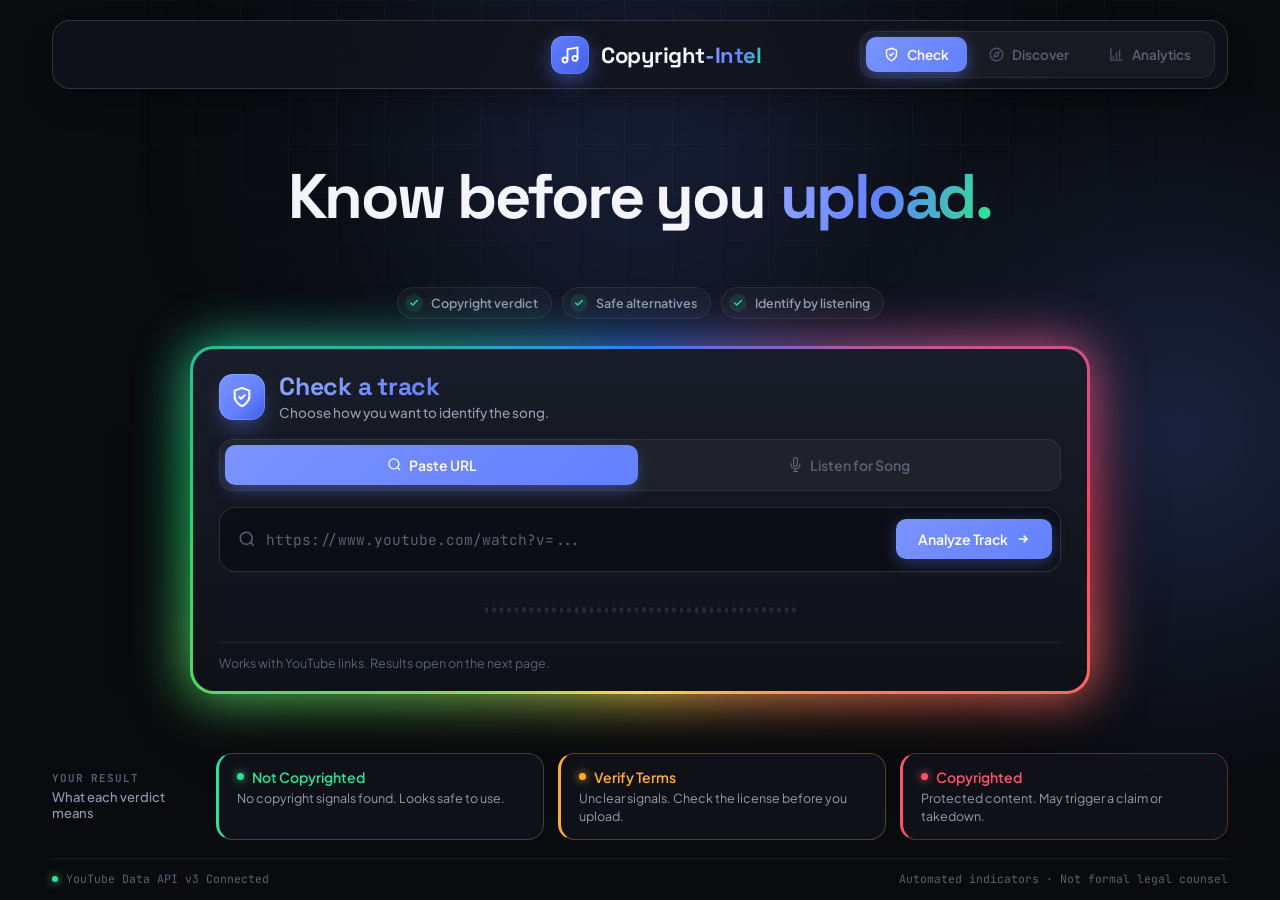
<file: template/index.html>
<!DOCTYPE html>
<html lang="en">
<head>
  <meta charset="UTF-8" />
  <meta name="viewport" content="width=device-width, initial-scale=1.0" />
  <title>CopyrightIntel | Audio Rights & Analytics</title>
  <link rel="preconnect" href="https://fonts.googleapis.com">
  <link rel="preconnect" href="https://fonts.gstatic.com" crossorigin>
  <link href="https://fonts.googleapis.com/css2?family=Plus+Jakarta+Sans:wght@400;500;600;700&family=JetBrains+Mono:wght@400;500;600&family=Space+Grotesk:wght@500;600;700&display=swap" rel="stylesheet">
  <link rel="stylesheet" href="styles.css">
</head>
<body>

<div class="bg-glow" aria-hidden="true"></div>
<div class="bg-grid" aria-hidden="true"></div>
<div class="aurora aurora-a" aria-hidden="true"></div>
<div class="aurora aurora-b" aria-hidden="true"></div>

<div class="page landing-page">

  <!-- Navbar -->
  <header class="topbar">
    <div class="brand-row">
      <div class="logo-box">
        <svg width="20" height="20" viewBox="0 0 24 24" fill="none" stroke="currentColor" stroke-width="2.2"><path d="M9 18V5l12-2v13"/><circle cx="6" cy="18" r="3"/><circle cx="18" cy="16" r="3"/></svg>
      </div>
      <span class="brand-label">Copyright<b>-Intel</b></span>
    </div>
    <nav class="top-nav">
      <a href="index.html" class="nav-link active">
        <svg width="15" height="15" viewBox="0 0 24 24" fill="none" stroke="currentColor" stroke-width="2.2" stroke-linecap="round" stroke-linejoin="round"><path d="M12 22s8-4 8-10V5l-8-3-8 3v7c0 6 8 10 8 10z"/><path d="m9 12 2 2 4-4"/></svg>
        Check
      </a>
      <a href="discover/discover.html" class="nav-link">
        <svg width="15" height="15" viewBox="0 0 24 24" fill="none" stroke="currentColor" stroke-width="2.2" stroke-linecap="round" stroke-linejoin="round"><circle cx="12" cy="12" r="10"/><path d="m16.2 7.8-2.1 6.3-6.3 2.1 2.1-6.3z"/></svg>
        Discover
      </a>
      <a href="analytics/analytics.html" class="nav-link">
        <svg width="15" height="15" viewBox="0 0 24 24" fill="none" stroke="currentColor" stroke-width="2.2" stroke-linecap="round" stroke-linejoin="round"><path d="M3 3v18h18"/><path d="M7 15v3M12 9v9M17 5v13"/></svg>
        Analytics
      </a>
    </nav>
  </header>

  <!-- Hero -->
  <main class="hero">

    <div class="hero-intro">
      <h1 class="headline">Know before you <span class="hl">upload.</span></h1>
      <ul class="intro-chips">
        <li><span class="tick"><svg width="10" height="10" viewBox="0 0 24 24" fill="none" stroke="currentColor" stroke-width="3.2" stroke-linecap="round" stroke-linejoin="round"><path d="M20 6 9 17l-5-5"/></svg></span>Copyright verdict</li>
        <li><span class="tick"><svg width="10" height="10" viewBox="0 0 24 24" fill="none" stroke="currentColor" stroke-width="3.2" stroke-linecap="round" stroke-linejoin="round"><path d="M20 6 9 17l-5-5"/></svg></span>Safe alternatives</li>
        <li><span class="tick"><svg width="10" height="10" viewBox="0 0 24 24" fill="none" stroke="currentColor" stroke-width="3.2" stroke-linecap="round" stroke-linejoin="round"><path d="M20 6 9 17l-5-5"/></svg></span>Identify by listening</li>
      </ul>
    </div>

    <!-- The tool -->
    <section class="tool-card" aria-label="Check a track">
      <div class="tool-head">
        <div class="tool-icon">
          <svg width="22" height="22" viewBox="0 0 24 24" fill="none" stroke="currentColor" stroke-width="2.2" stroke-linecap="round" stroke-linejoin="round"><path d="M12 22s8-4 8-10V5l-8-3-8 3v7c0 6 8 10 8 10z"/><path d="m9 12 2 2 4-4"/></svg>
        </div>
        <div>
          <h2 class="tool-title">Check a track</h2>
          <p class="tool-sub">Choose how you want to identify the song.</p>
        </div>
      </div>

      <!-- Mode switcher -->
      <div class="mode-tabs" role="tablist">
        <button class="mode-tab active" data-mode="url" role="tab" aria-selected="true">
          <svg width="15" height="15" viewBox="0 0 24 24" fill="none" stroke="currentColor" stroke-width="2"><circle cx="11" cy="11" r="8"/><path d="m21 21-4.3-4.3"/></svg>
          Paste URL
        </button>
        <button class="mode-tab" data-mode="mic" role="tab" aria-selected="false">
          <svg width="15" height="15" viewBox="0 0 24 24" fill="none" stroke="currentColor" stroke-width="2"><path d="M12 1a3 3 0 0 0-3 3v8a3 3 0 0 0 6 0V4a3 3 0 0 0-3-3z"/><path d="M19 10v2a7 7 0 0 1-14 0v-2"/><line x1="12" y1="19" x2="12" y2="23"/><line x1="8" y1="23" x2="16" y2="23"/></svg>
          Listen for Song
        </button>
      </div>

      <!-- URL panel -->
      <div id="urlPanel" class="mode-panel">
        <div class="input-bar">
          <svg class="search-icon" width="18" height="18" viewBox="0 0 24 24" fill="none" stroke="currentColor" stroke-width="2"><circle cx="11" cy="11" r="8"/><path d="m21 21-4.3-4.3"/></svg>
          <input id="urlInput" type="text" placeholder="https://www.youtube.com/watch?v=..." class="url-input" spellcheck="false" autocomplete="off" />
          <button id="checkBtn" class="check-btn">
            <span>Analyze Track</span>
            <svg width="14" height="14" viewBox="0 0 24 24" fill="none" stroke="currentColor" stroke-width="2.5"><path d="M5 12h14M13 6l6 6-6 6"/></svg>
          </button>
        </div>
      </div>

      <!-- Mic panel -->
      <div id="micPanel" class="mode-panel hidden">
        <div class="mic-bar">
          <div class="mic-left">
            <button id="micBtn" class="mic-btn" aria-label="Start listening">
              <span class="mic-ring"></span>
              <svg width="20" height="20" viewBox="0 0 24 24" fill="none" stroke="currentColor" stroke-width="2"><path d="M12 1a3 3 0 0 0-3 3v8a3 3 0 0 0 6 0V4a3 3 0 0 0-3-3z"/><path d="M19 10v2a7 7 0 0 1-14 0v-2"/><line x1="12" y1="19" x2="12" y2="23"/><line x1="8" y1="23" x2="16" y2="23"/></svg>
            </button>
            <div class="mic-copy">
              <p id="micStatus" class="mic-status">Tap to listen</p>
              <p class="mic-hint">Play the song near your mic, then pick how long to listen</p>
            </div>
          </div>
          <select id="micSeconds" class="mic-seconds" aria-label="Listening time">
            <option value="5">5s</option>
            <option value="8">8s</option>
            <option value="12">12s</option>
          </select>
        </div>
      </div>

      <div id="errorMsg" class="error-msg hidden"></div>

      <div id="waveformWrap" class="waveform state-idle" aria-hidden="true"></div>

      <p class="tool-foot">Works with YouTube links. Results open on the next page.</p>
    </section>
  </main>

  <!-- Verdict key -->
  <section class="verdict-strip" aria-label="What the results mean">
    <div class="strip-label">Your result<span>What each verdict means</span></div>
    <div class="verdict-item clear">
      <p class="verdict-name"><i></i>Not Copyrighted</p>
      <p class="verdict-desc">No copyright signals found. Looks safe to use.</p>
    </div>
    <div class="verdict-item verify">
      <p class="verdict-name"><i></i>Verify Terms</p>
      <p class="verdict-desc">Unclear signals. Check the license before you upload.</p>
    </div>
    <div class="verdict-item claim">
      <p class="verdict-name"><i></i>Copyrighted</p>
      <p class="verdict-desc">Protected content. May trigger a claim or takedown.</p>
    </div>
  </section>

  <footer class="footer">
    <div class="footer-status">
      <span class="pulse-dot"></span>
      <span class="footer-text">YouTube Data API v3 Connected</span>
    </div>
    <span class="footer-text">Automated indicators · Not formal legal counsel</span>
  </footer>
</div>

<script src="script.js"></script>
</body>
</html>
</file>
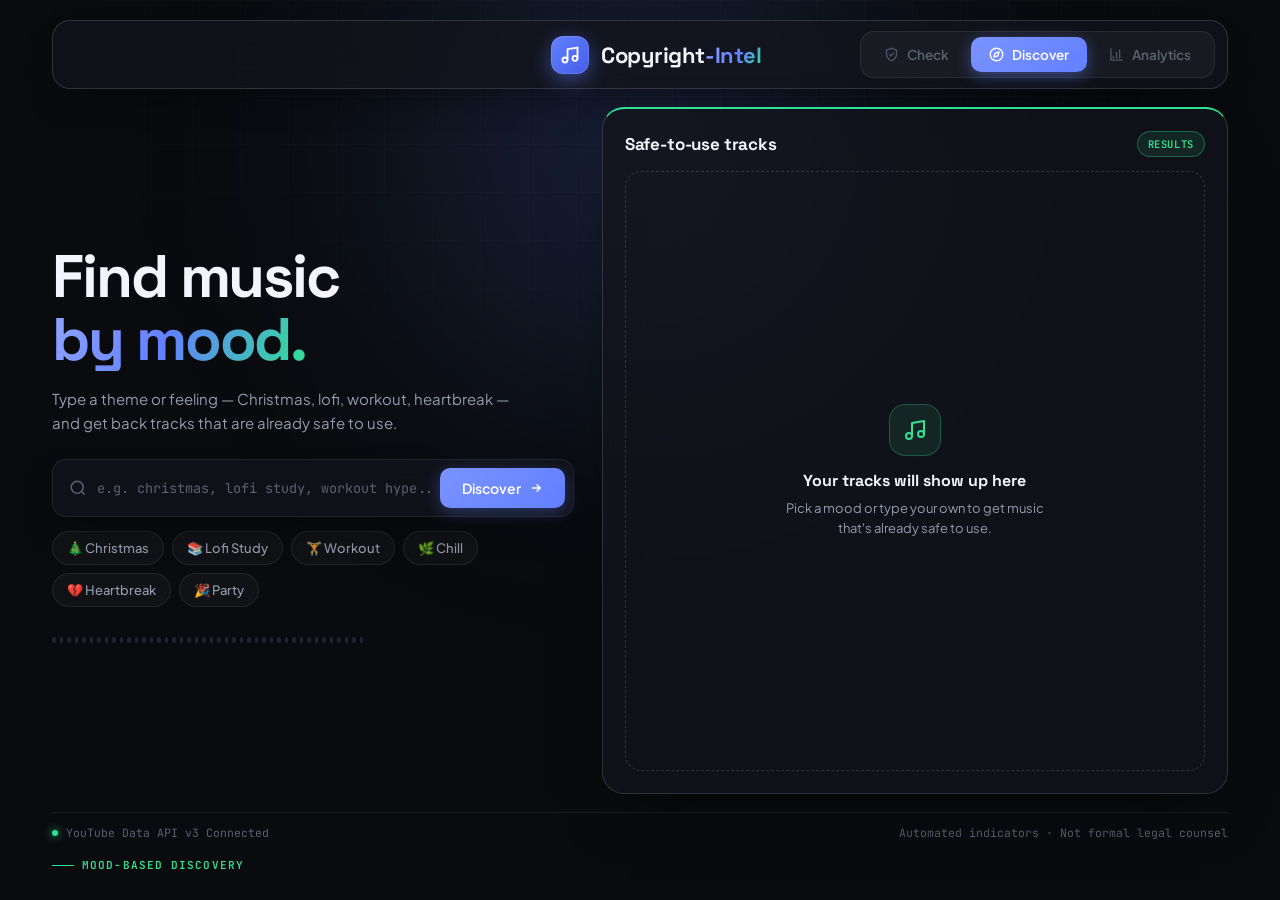
<file: template/discover/discover.html>
<!DOCTYPE html>
<html lang="en">
<head>
  <meta charset="UTF-8" />
  <meta name="viewport" content="width=device-width, initial-scale=1.0" />
  <title>Discover | Copyright-Intel</title>
  <link rel="preconnect" href="https://fonts.googleapis.com">
  <link rel="preconnect" href="https://fonts.gstatic.com" crossorigin>
  <link href="https://fonts.googleapis.com/css2?family=Plus+Jakarta+Sans:wght@400;500;600;700&family=JetBrains+Mono:wght@400;500;600&family=Space+Grotesk:wght@500;600;700&display=swap" rel="stylesheet">
  <link rel="stylesheet" href="../styles.css">

</head>
<body>

<div class="bg-glow" aria-hidden="true"></div>
<div class="bg-grid" aria-hidden="true"></div>

<div class="page discover-page">

  <!-- Navbar -->
  <header class="topbar">
    <div class="brand-row">
      <div class="logo-box">
        <svg width="20" height="20" viewBox="0 0 24 24" fill="none" stroke="currentColor" stroke-width="2.2"><path d="M9 18V5l12-2v13"/><circle cx="6" cy="18" r="3"/><circle cx="18" cy="16" r="3"/></svg>
      </div>
      <span class="brand-label">Copyright<b>-Intel</b></span>
    </div>
    <nav class="top-nav">
      <a href="../index.html" class="nav-link">
        <svg width="15" height="15" viewBox="0 0 24 24" fill="none" stroke="currentColor" stroke-width="2.2" stroke-linecap="round" stroke-linejoin="round"><path d="M12 22s8-4 8-10V5l-8-3-8 3v7c0 6 8 10 8 10z"/><path d="m9 12 2 2 4-4"/></svg>
        Check
      </a>
      <a href="discover.html" class="nav-link active">
        <svg width="15" height="15" viewBox="0 0 24 24" fill="none" stroke="currentColor" stroke-width="2.2" stroke-linecap="round" stroke-linejoin="round"><circle cx="12" cy="12" r="10"/><path d="m16.2 7.8-2.1 6.3-6.3 2.1 2.1-6.3z"/></svg>
        Discover
      </a>
      <a href="../analytics/analytics.html" class="nav-link">
        <svg width="15" height="15" viewBox="0 0 24 24" fill="none" stroke="currentColor" stroke-width="2.2" stroke-linecap="round" stroke-linejoin="round"><path d="M3 3v18h18"/><path d="M7 15v3M12 9v9M17 5v13"/></svg>
        Analytics
      </a>
    </nav>
  </header>

  <main class="split">

    <!-- Left: search -->
    <section class="search-panel">
      <h1 class="headline">Find music<br><span class="hl">by mood.</span></h1>
      <p class="subhead">Type a theme or feeling — Christmas, lofi, workout, heartbreak — and get back tracks that are already safe to use.</p>

      <!-- Search bar -->
      <div class="input-bar">
        <svg class="search-icon" width="18" height="18" viewBox="0 0 24 24" fill="none" stroke="currentColor" stroke-width="2"><circle cx="11" cy="11" r="8"/><path d="m21 21-4.3-4.3"/></svg>
        <input id="moodInput" type="text" placeholder="e.g. christmas, lofi study, workout hype..." class="url-input" spellcheck="false" autocomplete="off" />
        <button id="discoverBtn" class="check-btn">
          <span>Discover</span>
          <svg width="14" height="14" viewBox="0 0 24 24" fill="none" stroke="currentColor" stroke-width="2.5"><path d="M5 12h14M13 6l6 6-6 6"/></svg>
        </button>
      </div>

      <!-- Quick mood chips -->
      <div class="chip-row">
        <button class="chip" data-mood="christmas">🎄 Christmas</button>
        <button class="chip" data-mood="lofi study">📚 Lofi Study</button>
        <button class="chip" data-mood="workout hype">🏋️ Workout</button>
        <button class="chip" data-mood="chill acoustic">🌿 Chill</button>
        <button class="chip" data-mood="sad heartbreak">💔 Heartbreak</button>
        <button class="chip" data-mood="party upbeat">🎉 Party</button>
      </div>

      <div id="errorMsg" class="error-msg hidden"></div>
      <div id="waveformWrap" class="waveform state-idle" aria-hidden="true"></div>
    </section>

    <!-- Right: results -->
    <section class="results-panel" aria-label="Results">
      <div class="panel-head">
        <h2 class="panel-title">Safe-to-use tracks</h2>
        <span class="panel-tag">Results</span>
      </div>

      <div class="results-placeholder">
        <div class="ph-icon">
          <svg width="24" height="24" viewBox="0 0 24 24" fill="none" stroke="currentColor" stroke-width="2" stroke-linecap="round" stroke-linejoin="round"><path d="M9 18V5l12-2v13"/><circle cx="6" cy="18" r="3"/><circle cx="18" cy="16" r="3"/></svg>
        </div>
        <strong>Your tracks will show up here</strong>
        <span>Pick a mood or type your own to get music that's already safe to use.</span>
      </div>

      <div id="resultsWrap" class="hidden">
        <div class="recs-header">
          <span class="signal-dot"></span>
          <span id="resultsHeading" class="recs-heading">Results</span>
        </div>
        <div id="resultsList" class="recs-list"></div>
      </div>

      <div id="emptyState" class="empty-state hidden">
        <p>No safe tracks found for that search. Try a broader mood or genre.</p>
      </div>
    </section>
  </main>

  <footer class="footer">
    <div class="footer-status">
      <span class="pulse-dot"></span>
      <span class="footer-text">YouTube Data API v3 Connected</span>
    </div>
    <span class="footer-text">Automated indicators · Not formal legal counsel</span>
  </footer>    <span class="eyebrow">Mood-based discovery</span>
</div>

<script src="discover.js"></script>
</body>
</html>
</file>
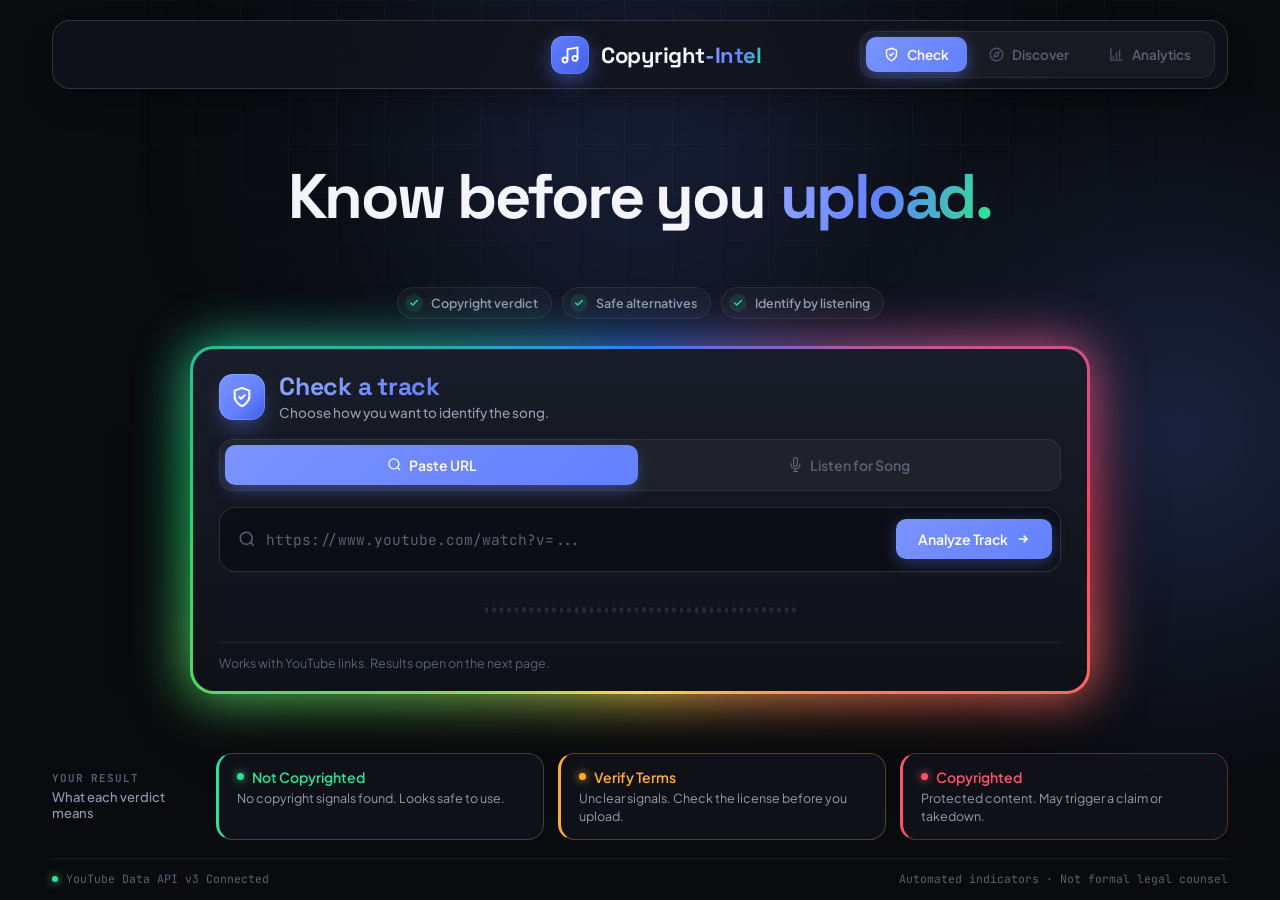
<file: template/results/results.html>
<!DOCTYPE html>
<html lang="en">
<head>
  <meta charset="UTF-8" />
  <meta name="viewport" content="width=device-width, initial-scale=1.0" />
  <title>Analysis Report | CopyrightIntel</title>
  <link rel="preconnect" href="https://fonts.googleapis.com">
  <link rel="preconnect" href="https://fonts.gstatic.com" crossorigin>
  <link href="https://fonts.googleapis.com/css2?family=Plus+Jakarta+Sans:wght@400;500;600;700&family=JetBrains+Mono:wght@400;500;600&family=Space+Grotesk:wght@500;600;700&display=swap" rel="stylesheet">
  <link rel="stylesheet" href="../styles.css">
</head>
<body>

<div class="bg-glow" aria-hidden="true"></div>
<div class="bg-grid" aria-hidden="true"></div>

<div class="page results-page">
  <header class="topbar">
    <div class="brand-row">
      <div class="logo-box">
        <svg width="20" height="20" viewBox="0 0 24 24" fill="none" stroke="currentColor" stroke-width="2.2"><path d="M9 18V5l12-2v13"/><circle cx="6" cy="18" r="3"/><circle cx="18" cy="16" r="3"/></svg>
      </div>
      <span class="brand-label">Copyright<b>-Intel</b></span>
    </div>
  </header>

  <!-- Results: overview on the left, alternatives on the right -->
  <main id="resultsContent" class="results-split">

    <!-- Left: track overview + verdict + metadata -->
    <section id="verdictPanel" class="rp verdict-panel" data-verdict="" aria-label="Track overview">
      <div class="rp-head">
        <span class="eyebrow">Audit report</span>
        <h1 id="resTitle" class="result-title">—</h1>
        <p id="resChannel" class="result-channel">—</p>
      </div>

      <div class="verdict-hero">
        <div class="vh-icon">
          <svg width="22" height="22" viewBox="0 0 24 24" fill="none" stroke="currentColor" stroke-width="2.2" stroke-linecap="round" stroke-linejoin="round"><path d="M12 22s8-4 8-10V5l-8-3-8 3v7c0 6 8 10 8 10z"/><path d="m9 12 2 2 4-4"/></svg>
        </div>
        <div class="vh-body">
          <span id="verdictBadge" class="badge"><i class="dot"></i>—</span>
          <p id="verdictMessage" class="verdict-message">—</p>
        </div>
      </div>

      <!-- Metadata Grid -->
      <div class="meta-grid">
        <div class="meta-item">
          <span class="meta-label">
            <svg width="13" height="13" viewBox="0 0 24 24" fill="none" stroke="currentColor" stroke-width="2"><path d="M9 18V5l12-2v13"/><circle cx="6" cy="18" r="3"/><circle cx="18" cy="16" r="3"/></svg>
            Genre
          </span>
          <span id="genreVal" class="meta-val highlight">—</span>
        </div>

        <div class="meta-item">
          <span class="meta-label">
            <svg width="13" height="13" viewBox="0 0 24 24" fill="none" stroke="currentColor" stroke-width="2"><rect x="3" y="4" width="18" height="18" rx="2" ry="2"/><line x1="16" y1="2" x2="16" y2="6"/><line x1="8" y1="2" x2="8" y2="6"/><line x1="3" y1="10" x2="21" y2="10"/></svg>
            Release Date
          </span>
          <span id="publishedVal" class="meta-val">—</span>
        </div>

        <div class="meta-item">
          <span class="meta-label">
            <svg width="13" height="13" viewBox="0 0 24 24" fill="none" stroke="currentColor" stroke-width="2"><path d="M4 15s1-1 4-1 5 2 8 2 4-1 4-1V3s-1 1-4 1-5-2-8-2-4 1-4 1z"/><line x1="4" y1="22" x2="4" y2="15"/></svg>
            License Type
          </span>
          <span id="licenseVal" class="meta-val">—</span>
        </div>

        <div class="meta-item">
          <span class="meta-label">
            <svg width="13" height="13" viewBox="0 0 24 24" fill="none" stroke="currentColor" stroke-width="2"><rect x="2" y="7" width="20" height="14" rx="2" ry="2"/><path d="M16 21V5a2 2 0 0 0-2-2h-4a2 2 0 0 0-2 2v16"/></svg>
            Category
          </span>
          <span id="categoryVal" class="meta-val">—</span>
        </div>

        <div class="meta-item full-width">
          <span class="meta-label">
            <svg width="13" height="13" viewBox="0 0 24 24" fill="none" stroke="currentColor" stroke-width="2"><circle cx="12" cy="12" r="10"/><path d="M8 14s1.5 2 4 2 4-2 4-2"/><line x1="9" y1="9" x2="9.01" y2="9"/><line x1="15" y1="9" x2="15.01" y2="9"/></svg>
            Audience Rating
          </span>
          <span id="kidsVal" class="meta-val">—</span>
        </div>
      </div>

      <div class="rp-actions">
        <a href="../index.html" class="check-btn scan-btn">
          <svg width="15" height="15" viewBox="0 0 24 24" fill="none" stroke="currentColor" stroke-width="2.4" stroke-linecap="round" stroke-linejoin="round"><path d="M19 12H5M12 19l-7-7 7-7"/></svg>
          <span>Scan another track</span>
        </a>
      </div>
    </section>

    <!-- Right: copyright-free alternatives -->
    <section class="rp recs-panel" aria-label="Copyright-free alternatives">
      <div class="panel-head">
        <div>
          <h2 class="panel-title">Copyright-free alternatives</h2>
          <p class="panel-sub">Safe tracks you can use instead.</p>
        </div>
        <span id="recsCount" class="panel-tag hidden">0 found</span>
      </div>

      <div id="recsWrap" class="recs-wrap hidden">
        <div id="recsList" class="recs-list"></div>
  
    </section>
  </main>

  <footer class="footer">
    <div class="footer-status">
      <span class="pulse-dot"></span>
      <span class="footer-text">YouTube Data API v3 Verified</span>
    </div>
    <span class="footer-text">Automated indicators · Not formal legal counsel</span>
  </footer>
</div>

<script src="results.js"></script>
</body>
</html>
</file>
<file: template/styles.css>
:root {
  --bg: #090B0E;
  --surface: rgba(19, 21, 28, 0.75);
  --surface-sub: rgba(25, 29, 39, 0.55);
  --surface-hover: rgba(32, 38, 52, 0.7);
  --line: rgba(255, 255, 255, 0.08);
  --line-strong: rgba(255, 255, 255, 0.14);
  --text: #F3F5FA;
  --text-dim: #949BAE;
  --text-faint: #596173;
  --accent: #6380FF;
  --accent-glow: rgba(99, 128, 255, 0.25);
  --signal: #31E096;
  --claim: #FF526C;
  --verify: #FFAE33;
}

* { box-sizing: border-box; margin: 0; padding: 0; }

body {
  background: var(--bg);
  color: var(--text);
  font-family: 'Plus Jakarta Sans', -apple-system, sans-serif;
  min-height: 100vh;
  position: relative;
  overflow-x: hidden;
  -webkit-font-smoothing: antialiased;
}

.hidden { display: none !important; }

/* Background Canvas */
.bg-glow {
  position: fixed;
  top: -150px;
  left: 50%;
  transform: translateX(-50%);
  width: 850px;
  height: 600px;
  background: radial-gradient(circle, var(--accent-glow) 0%, transparent 65%);
  filter: blur(120px);
  pointer-events: none;
  z-index: 0;
}

.bg-grid {
  position: fixed;
  inset: 0;
  background-image:
    linear-gradient(to right, rgba(255,255,255,0.02) 1px, transparent 1px),
    linear-gradient(to bottom, rgba(255,255,255,0.02) 1px, transparent 1px);
  background-size: 48px 48px;
  mask-image: radial-gradient(ellipse 70% 60% at 50% 0%, #000 40%, transparent 80%);
  pointer-events: none;
  z-index: 0;
}

.page {
  position: relative;
  z-index: 1;
  max-width: 760px;
  margin: 0 auto;
  padding: 88px 24px 64px;
}

/* Header */
.header { margin-bottom: 38px; }

.brand-row {
  display: inline-flex;
  align-items: center;
  gap: 10px;
  padding: 5px 12px 5px 6px;
  border-radius: 100px;
  background: rgba(255, 255, 255, 0.03);
  border: 1px solid var(--line);
  margin-bottom: 24px;
}

.logo-box {
  width: 26px;
  height: 26px;
  border-radius: 50%;
  display: flex;
  align-items: center;
  justify-content: center;
  background: linear-gradient(135deg, var(--accent), #455FE8);
  color: #fff;
}

.brand-label {
  font-family: 'JetBrains Mono', monospace;
  font-size: 12px;
  font-weight: 600;
  letter-spacing: 0.06em;
  margin-left: 28rem;
  color: var(--text-dim);
}

.headline {
  font-family: 'Space Grotesk', sans-serif;
  font-size: 46px;
  font-weight: 700;
  line-height: 1.08;
  letter-spacing: -0.03em;
  background: linear-gradient(170deg, #FFFFFF 40%, #A4ADC2 100%);
  -webkit-background-clip: text;
  background-clip: text;
  color: transparent;
}

.subhead {
  margin-top: 16px;
  max-width: 520px;
  font-size: 15.5px;
  line-height: 1.6;
  color: var(--text-dim);
}

/* Mode Tabs */
.mode-tabs {
  display: inline-flex;
  gap: 4px;
  padding: 4px;
  border-radius: 12px;
  background: rgba(255, 255, 255, 0.03);
  border: 1px solid var(--line);
  margin-bottom: 16px;
}

.mode-tab {
  display: flex;
  align-items: center;
  gap: 7px;
  padding: 9px 16px;
  border-radius: 9px;
  border: none;
  background: transparent;
  color: var(--text-faint);
  font-family: 'Plus Jakarta Sans', sans-serif;
  font-size: 13.5px;
  font-weight: 600;
  cursor: pointer;
  transition: all 0.2s ease;
}

.mode-tab svg { flex-shrink: 0; }

.mode-tab:hover { color: var(--text-dim); }

.mode-tab.active {
  background: var(--surface-hover);
  color: var(--text);
  box-shadow: 0 2px 10px -2px rgba(0,0,0,0.4);
}

.mode-tab.active svg { color: var(--accent); }

.mode-panel { margin-bottom: 20px; }

/* Input Bar */
.input-bar {
  display: flex;
  align-items: center;
  gap: 10px;
  padding: 8px 8px 8px 16px;
  border-radius: 14px;
  background: var(--surface);
  backdrop-filter: blur(20px);
  -webkit-backdrop-filter: blur(20px);
  border: 1px solid var(--line);
  box-shadow: 0 16px 36px -12px rgba(0,0,0,0.5);
  transition: all 0.25s ease;
}

.input-bar:focus-within {
  border-color: var(--accent);
  box-shadow: 0 0 0 3px rgba(99, 128, 255, 0.18), 0 20px 40px -12px rgba(0,0,0,0.6);
  transform: translateY(-1px);
}

.search-icon { color: var(--text-faint); flex-shrink: 0; }

.url-input {
  flex: 1;
  background: transparent;
  border: none;
  font-family: 'JetBrains Mono', monospace;
  font-size: 13.5px;
  color: var(--text);
  padding: 10px 0;
  min-width: 0;
}

.url-input:focus { outline: none; }
.url-input::placeholder { color: var(--text-faint); }

.check-btn {
  display: flex;
  align-items: center;
  gap: 8px;
  font-family: 'Plus Jakarta Sans', sans-serif;
  font-size: 14px;
  font-weight: 600;
  padding: 11px 22px;
  border-radius: 10px;
  border: none;
  cursor: pointer;
  background: linear-gradient(135deg, #7A93FF, var(--accent));
  color: #FFFFFF;
  box-shadow: 0 4px 16px rgba(99, 128, 255, 0.35);
  transition: all 0.2s ease;
}

.check-btn:hover {
  transform: translateY(-1px);
  filter: brightness(1.08);
  box-shadow: 0 6px 22px rgba(99, 128, 255, 0.45);
}

.check-btn:active { transform: translateY(0); }
.check-btn:disabled { opacity: 0.5; cursor: not-allowed; transform: none; }

/* Mic Bar */
.mic-bar {
  display: flex;
  align-items: center;
  justify-content: space-between;
  gap: 16px;
  padding: 16px 20px;
  border-radius: 14px;
  background: var(--surface);
  backdrop-filter: blur(20px);
  -webkit-backdrop-filter: blur(20px);
  border: 1px solid var(--line);
  box-shadow: 0 16px 36px -12px rgba(0,0,0,0.5);
}

.mic-left {
  display: flex;
  align-items: center;
  gap: 16px;
  min-width: 0;
}

.mic-btn {
  position: relative;
  flex-shrink: 0;
  width: 48px;
  height: 48px;
  border-radius: 50%;
  border: none;
  cursor: pointer;
  display: flex;
  align-items: center;
  justify-content: center;
  background: linear-gradient(135deg, #7A93FF, var(--accent));
  color: #fff;
  box-shadow: 0 4px 16px rgba(99, 128, 255, 0.4);
  transition: all 0.2s ease;
}

.mic-btn:hover { transform: scale(1.04); filter: brightness(1.08); }
.mic-btn:disabled { cursor: not-allowed; }

.mic-ring {
  position: absolute;
  inset: -6px;
  border-radius: 50%;
  border: 2px solid var(--accent);
  opacity: 0;
}

.mic-btn.listening .mic-ring {
  opacity: 1;
  animation: micPulse 1.3s ease-out infinite;
}

.mic-btn.listening {
  background: linear-gradient(135deg, #FF7A93, var(--claim));
  box-shadow: 0 4px 16px rgba(255, 82, 108, 0.4);
}

@keyframes micPulse {
  0% { transform: scale(0.9); opacity: 0.9; }
  100% { transform: scale(1.5); opacity: 0; }
}

.mic-copy { min-width: 0; }

.mic-status {
  font-size: 14.5px;
  font-weight: 600;
  color: var(--text);
}

.mic-hint {
  font-size: 12.5px;
  color: var(--text-faint);
  margin-top: 2px;
  white-space: nowrap;
  overflow: hidden;
  text-overflow: ellipsis;
}

.mic-seconds {
  flex-shrink: 0;
  padding: 9px 12px;
  border-radius: 9px;
  background: var(--surface-sub);
  border: 1px solid var(--line);
  color: var(--text-dim);
  font-family: 'JetBrains Mono', monospace;
  font-size: 12.5px;
  cursor: pointer;
}

.mic-seconds:focus { outline: none; border-color: var(--accent); }

.error-msg {
  font-family: 'JetBrains Mono', monospace;
  font-size: 12px;
  color: var(--claim);
  margin-bottom: 20px;
  padding: 12px 16px;
  border-radius: 10px;
  background: rgba(255, 82, 108, 0.08);
  border: 1px solid rgba(255, 82, 108, 0.25);
}

/* Waveform Visualizer */
.waveform {
  display: flex;
  align-items: center;
  gap: 4px;
  height: 38px;
  margin-bottom: 28px;
}

.waveform span {
  display: block;
  width: 3.5px;
  border-radius: 4px;
  background: var(--text-faint);
  opacity: 0.3;
  animation: bounce 1.1s ease-in-out infinite;
}

.waveform.state-idle span { animation-play-state: paused; height: 6px !important; }
.waveform.state-claim span { background: var(--claim); opacity: 0.95; }
.waveform.state-clear span { background: var(--signal); opacity: 0.95; }
.waveform.state-verify span { background: var(--verify); opacity: 0.95; }
.waveform.state-active span,
.waveform.state-listening span { background: var(--accent); opacity: 0.95; }

@keyframes bounce {
  0%, 100% { transform: scaleY(0.25); }
  50% { transform: scaleY(1); }
}

/* Results Card */
.results { animation: slideUp 0.35s cubic-bezier(0.16, 1, 0.3, 1) both; }

@keyframes slideUp {
  from { opacity: 0; transform: translateY(14px); }
  to { opacity: 1; transform: translateY(0); }
}

.result-card {
  border-radius: 18px;
  padding: 30px;
  background: var(--surface);
  backdrop-filter: blur(20px);
  -webkit-backdrop-filter: blur(20px);
  border: 1px solid var(--line);
  box-shadow: 0 24px 48px -18px rgba(0,0,0,0.6);
  margin-bottom: 22px;
}

.result-top {
  display: flex;
  align-items: flex-start;
  justify-content: space-between;
  gap: 18px;
  margin-bottom: 22px;
}

.sub-label {
  display: block;
  font-family: 'JetBrains Mono', monospace;
  font-size: 11px;
  font-weight: 500;
  text-transform: uppercase;
  letter-spacing: 0.08em;
  color: var(--text-faint);
  margin-bottom: 4px;
}

.result-title {
  font-family: 'Space Grotesk', sans-serif;
  font-size: 21px;
  font-weight: 600;
  letter-spacing: -0.02em;
  line-height: 1.3;
}

.result-channel {
  font-size: 14px;
  color: var(--text-dim);
  margin-top: 4px;
}

.badge {
  display: inline-flex;
  align-items: center;
  gap: 7px;
  font-family: 'JetBrains Mono', monospace;
  font-size: 11px;
  font-weight: 600;
  letter-spacing: 0.04em;
  text-transform: uppercase;
  padding: 7px 14px;
  border-radius: 100px;
  white-space: nowrap;
}

.badge .dot {
  width: 6px;
  height: 6px;
  border-radius: 50%;
  background: currentColor;
}

.badge-clear { background: rgba(49, 224, 150, 0.12); color: var(--signal); border: 1px solid rgba(49, 224, 150, 0.28); }
.badge-verify { background: rgba(255, 174, 51, 0.12); color: var(--verify); border: 1px solid rgba(255, 174, 51, 0.28); }
.badge-claim { background: rgba(255, 82, 108, 0.12); color: var(--claim); border: 1px solid rgba(255, 82, 108, 0.28); }

/* Verdict Explanation Banner */
.verdict-banner {
  display: flex;
  align-items: flex-start;
  gap: 12px;
  padding: 14px 18px;
  border-radius: 12px;
  background: rgba(255, 255, 255, 0.03);
  border: 1px solid var(--line);
  margin-bottom: 26px;
}

.verdict-icon {
  color: var(--accent);
  flex-shrink: 0;
  margin-top: 1px;
}

.verdict-message {
  font-size: 13.5px;
  line-height: 1.6;
  color: var(--text-dim);
}

/* Metadata Grid */
.meta-grid {
  display: grid;
  grid-template-columns: repeat(2, 1fr);
  gap: 12px;
}

.meta-item {
  padding: 14px 16px;
  border-radius: 12px;
  background: var(--surface-sub);
  border: 1px solid var(--line);
  display: flex;
  flex-direction: column;
  gap: 6px;
}

.meta-item.full-width {
  grid-column: span 2;
}

.meta-label {
  display: flex;
  align-items: center;
  gap: 6px;
  font-family: 'JetBrains Mono', monospace;
  font-size: 11px;
  font-weight: 500;
  color: var(--text-faint);
  text-transform: uppercase;
  letter-spacing: 0.04em;
}

.meta-label svg { color: var(--accent); }

.meta-val {
  font-size: 13.5px;
  font-weight: 500;
  color: var(--text);
  white-space: nowrap;
  overflow: hidden;
  text-overflow: ellipsis;
}

.meta-val.highlight {
  color: #B5C4FF;
  font-weight: 600;
}

/* Recommendations */
.recs-header {
  display: flex;
  align-items: center;
  gap: 8px;
  margin: 32px 0 14px;
}

.signal-dot {
  width: 6px;
  height: 6px;
  border-radius: 50%;
  background: var(--signal);
  box-shadow: 0 0 10px var(--signal);
}

.recs-heading {
  font-size: 13px;
  font-weight: 600;
  letter-spacing: 0.04em;
  text-transform: uppercase;
  color: var(--text-dim);
}

.recs-list {
  display: flex;
  flex-direction: column;
  gap: 10px;
}

.rec-row {
  display: flex;
  align-items: center;
  justify-content: space-between;
  padding: 14px 18px;
  border-radius: 12px;
  background: var(--surface);
  backdrop-filter: blur(16px);
  border: 1px solid var(--line);
  text-decoration: none;
  color: inherit;
  transition: all 0.2s ease;
}

.rec-row:hover {
  background: var(--surface-hover);
  border-color: var(--line-strong);
  transform: translateX(4px);
}

.rec-info {
  display: flex;
  align-items: center;
  gap: 14px;
  min-width: 0;
}

.rec-info svg { color: var(--signal); flex-shrink: 0; }

.rec-title {
  font-size: 14px;
  font-weight: 500;
  white-space: nowrap;
  overflow: hidden;
  text-overflow: ellipsis;
}

.rec-channel {
  font-family: 'JetBrains Mono', monospace;
  font-size: 11.5px;
  color: var(--text-faint);
  margin-top: 2px;
}

.rec-free-tag {
  font-family: 'JetBrains Mono', monospace;
  font-size: 10.5px;
  font-weight: 600;
  padding: 4px 10px;
  border-radius: 6px;
  background: rgba(49, 224, 150, 0.1);
  color: var(--signal);
  border: 1px solid rgba(49, 224, 150, 0.22);
}

/* Footer */
.footer {
  margin-top: 72px;
  padding-top: 24px;
  border-top: 1px solid var(--line);
  display: flex;
  align-items: center;
  justify-content: space-between;
  flex-wrap: wrap;
  gap: 12px;
}

.footer-status {
  display: flex;
  align-items: center;
  gap: 8px;
}

.pulse-dot {
  width: 6px;
  height: 6px;
  border-radius: 50%;
  background: var(--signal);
  box-shadow: 0 0 8px var(--signal);
}

.footer-text {
  font-family: 'JetBrains Mono', monospace;
  font-size: 11.5px;
  color: var(--text-faint);
}

@media (max-width: 580px) {
  .headline { font-size: 34px; }
  .meta-grid { grid-template-columns: 1fr; }
  .meta-item.full-width { grid-column: span 1; }
  .result-top { flex-direction: column; }
  .mic-hint { display: none; }
  .chart-grid { grid-template-columns: 1fr; }
}

/* Top Nav */
.top-nav {
  display: inline-flex;
  gap: 4px;
  margin-left: 12px;
  padding: 4px;
  border-radius: 10px;
  background: rgba(255, 255, 255, 0.03);
  border: 1px solid var(--line);
}

.nav-link {
  padding: 6px 14px;
  border-radius: 7px;
  font-size: 13px;
  font-weight: 600;
  color: var(--text-faint);
  text-decoration: none;
  transition: all 0.2s ease;
}

.nav-link:hover { color: var(--text-dim); }

.nav-link.active {
  background: var(--surface-hover);
  color: var(--text);
}

.analytics-headline { font-size: 38px; margin-top: 20px; }

/* Empty state */
.empty-state {
  padding: 60px 24px;
  text-align: center;
  color: var(--text-dim);
  font-size: 14.5px;
  border-radius: 16px;
  background: var(--surface);
  border: 1px solid var(--line);
}

.empty-state a { color: var(--accent); text-decoration: none; }
.empty-state a:hover { text-decoration: underline; }

/* Stat strip */
.stat-strip {
  display: grid;
  grid-template-columns: repeat(4, 1fr);
  gap: 12px;
  margin: 32px 0 28px;
}

.stat-card {
  display: flex;
  flex-direction: column;
  gap: 8px;
  padding: 18px 20px;
  border-radius: 14px;
  background: var(--surface);
  backdrop-filter: blur(20px);
  border: 1px solid var(--line);
}

.stat-label {
  font-family: 'JetBrains Mono', monospace;
  font-size: 10.5px;
  font-weight: 500;
  letter-spacing: 0.05em;
  text-transform: uppercase;
  color: var(--text-faint);
}

.stat-value {
  font-family: 'Space Grotesk', sans-serif;
  font-size: 28px;
  font-weight: 700;
  color: var(--text);
}

/* Chart grid */
.chart-grid {
  display: grid;
  grid-template-columns: 1fr 1fr;
  gap: 16px;
  margin-bottom: 32px;
}

.chart-card {
  padding: 22px 24px;
  border-radius: 16px;
  background: var(--surface);
  backdrop-filter: blur(20px);
  border: 1px solid var(--line);
}

.chart-card.full-width { grid-column: span 2; }

.chart-title {
  font-family: 'JetBrains Mono', monospace;
  font-size: 11px;
  font-weight: 500;
  letter-spacing: 0.05em;
  text-transform: uppercase;
  color: var(--text-faint);
  margin-bottom: 16px;
}

.chart-wrap { position: relative; height: 220px; }

@media (max-width: 700px) {
  .stat-strip { grid-template-columns: repeat(2, 1fr); }
}

/* Mood chips (Discover page) */
.chip-row {
  display: flex;
  flex-wrap: wrap;
  gap: 8px;
  margin: 16px 0 28px;
}

.chip {
  padding: 8px 14px;
  border-radius: 100px;
  background: rgba(255, 255, 255, 0.03);
  border: 1px solid var(--line);
  color: var(--text-dim);
  font-family: 'Plus Jakarta Sans', sans-serif;
  font-size: 13px;
  font-weight: 500;
  cursor: pointer;
  transition: all 0.2s ease;
}

.chip:hover {
  background: var(--surface-hover);
  border-color: var(--line-strong);
  color: var(--text);
  transform: translateY(-1px);
}

/* Expandable recommendation cards with inline players */
.rec-card {
  border-radius: 12px;
  overflow: hidden;
}

.rec-row-btn {
  width: 100%;
  font-family: inherit;
  cursor: pointer;
}

.rec-row-btn.expanded {
  border-color: var(--accent);
  border-bottom-left-radius: 0;
  border-bottom-right-radius: 0;
}

.rec-player-wrap {
  border-radius: 0 0 12px 12px;
  overflow: hidden;
  border: 1px solid var(--accent);
  border-top: none;
  background: #000;
}

.rec-player-wrap iframe {
  display: block;
}

/* Section divider (Analytics page) */
.section-divider {
  height: 1px;
  background: var(--line);
  margin: 40px 0 28px;
}

/* ===== Check page: one-screen layout (this page only) ===== */
.page.landing-page {
  max-width: 1240px;
  padding: 20px 32px 14px;
  min-height: 100vh;
  display: flex;
  flex-direction: column;
  gap: 18px;
}

/* ---------- Navbar ---------- */
.topbar {
  display: flex;
  align-items: center;
  justify-content: space-between;
  gap: 16px;
  padding: 10px 12px 10px 18px;
  border-radius: 18px;
  background: var(--surface);
  backdrop-filter: blur(24px);
  -webkit-backdrop-filter: blur(24px);
  border: 1px solid var(--line-strong);
  box-shadow: 0 16px 40px -20px rgba(0,0,0,0.7);
}

/* Wordmark */
.topbar .brand-row {
  margin: 0; padding: 0; gap: 12px;
  background: none; border: none; border-radius: 0;
}
.topbar .logo-box {
  width: 38px; height: 38px; border-radius: 12px;
  box-shadow: 0 6px 20px rgba(99,128,255,0.45), 0 0 0 1px rgba(255,255,255,0.12) inset;
  margin-left: 30rem;
  margin-right: -28rem;
}
.topbar .brand-label {
  font-family: 'Space Grotesk', sans-serif;
  font-size: 22px; font-weight: 700; letter-spacing: -0.02em;
  color: var(--text);
}
.topbar .brand-label b {
  font-weight: 700;
  background: linear-gradient(120deg, #8FA4FF, var(--accent) 60%, #31E096);
  -webkit-background-clip: text; background-clip: text; color: transparent;
}

/* Nav pills */
.topbar .top-nav {
  margin: 0; padding: 5px; gap: 4px;
  border-radius: 14px;
  background: rgba(255,255,255,0.04);
  border: 1px solid var(--line);
}
.topbar .nav-link {
  display: inline-flex; align-items: center; gap: 8px;
  padding: 9px 18px;
  border-radius: 10px;
  font-size: 13.5px;
}
.topbar .nav-link svg { flex-shrink: 0; opacity: 0.8; }
.topbar .nav-link:hover { color: var(--text); background: rgba(255,255,255,0.05); }
.topbar .nav-link.active {
  color: #fff;
  background: linear-gradient(135deg, #7A93FF, var(--accent));
  box-shadow: 0 4px 16px rgba(99,128,255,0.45);
}
.topbar .nav-link.active svg { opacity: 1; }

/* ---------- Hero ---------- */
.hero {
  flex: 1;
  min-height: 0;
  display: grid;
  grid-template-columns: 1.05fr 1fr;
  gap: 56px;
  margin-top: 4.5rem;
  align-items: center;
}

.eyebrow {
  display: inline-flex; align-items: center; gap: 8px;
  font-family: 'JetBrains Mono', monospace;
  font-size: 11px; font-weight: 600; letter-spacing: 0.1em; text-transform: uppercase;
  color: var(--signal);
  margin-bottom: 16px;
}
.eyebrow::before { content: ""; width: 22px; height: 1px; background: var(--signal); }

/* Catchy headline: two lines, second one highlighted */
.hero-copy .headline {
  font-size: clamp(44px, 8vh, 72px);
  line-height: 1.02;
  letter-spacing: -0.035em;
  background: none;
  -webkit-background-clip: initial; background-clip: initial;
  color: var(--text);
}
.hero-copy .headline .hl {
  display: inline-block;
  background: linear-gradient(110deg, #8FA4FF 0%, var(--accent) 45%, #31E096 100%);
  -webkit-background-clip: text; background-clip: text; color: transparent;
}
.hero-copy .subhead { max-width: 470px; margin-top: 18px; font-size: 16px; color: var(--text-dim); }

.feature-list { list-style: none; margin-top: 24px; display: grid; grid-template-columns: 1fr 1fr; gap: 10px 20px; max-width: 470px; }
.feature-list li { display: flex; align-items: center; gap: 10px; font-size: 13.5px; font-weight: 500; color: var(--text); }
.feature-list .tick {
  width: 22px; height: 22px; flex-shrink: 0; border-radius: 50%;
  display: flex; align-items: center; justify-content: center;
  color: var(--signal);
  background: rgba(49, 224, 150, 0.1);
  border: 1px solid rgba(49, 224, 150, 0.25);
}

/* ---------- Tool card ---------- */
.tool-card {
  padding: 24px;
  border-radius: 22px;
  background: var(--surface);
  backdrop-filter: blur(24px);
  -webkit-backdrop-filter: blur(24px);
  border: 1px solid var(--line-strong);
  box-shadow: 0 30px 60px -24px rgba(0,0,0,0.65), 0 0 0 1px rgba(255,255,255,0.02) inset;
}
.tool-head { margin-bottom: 16px; }
.tool-title { font-family: 'Space Grotesk', sans-serif; font-weight: 700; letter-spacing: -0.01em; background: linear-gradient(120deg, #8FA4FF, var(--accent) 60%, #31E096); -webkit-background-clip: text; background-clip: text; color: transparent; font-size: 2rem;}

.tool-sub { font-size: 13px; color: var(--text); margin-top: 4px; font-weight: bold;margin-top: 1rem;}

.tool-card .mode-tabs { display: flex; width: 100%; margin-bottom: 14px; }
.tool-card .mode-tab { flex: 1; justify-content: center; }
.tool-card .mode-panel { margin-bottom: 0; }
.tool-card .input-bar,
.tool-card .mic-bar { background: var(--surface-sub); box-shadow: none; }
.tool-card .input-bar:focus-within { transform: none; box-shadow: 0 0 0 3px rgba(99,128,255,0.18); }
.tool-card .error-msg { margin: 14px 0 0; }
.tool-card .waveform { justify-content: center; margin: 18px 0 0; height: 36px; overflow: hidden; }
.tool-foot { margin-top: 14px; padding-top: 12px; border-top: 1px solid var(--line); font-size: 12.5px; color: var(--text-faint); }

/* ---------- Verdict strip ---------- */
.verdict-strip { display: grid; grid-template-columns: 150px repeat(3, 1fr); gap: 12px; align-items: stretch; }
.strip-label {
  display: flex; flex-direction: column; justify-content: center; gap: 4px;
  font-family: 'JetBrains Mono', monospace;
  font-size: 11px; font-weight: 600; letter-spacing: 0.08em; text-transform: uppercase;
  color: var(--text-faint);
}
.strip-label span { color: var(--text-dim); font-family: 'Plus Jakarta Sans', sans-serif; font-size: 13px; font-weight: 500; letter-spacing: 0; text-transform: none; }

.verdict-item {
  --c: var(--signal);
  padding: 12px 16px;
  border-radius: 14px;
  background: var(--surface);
  border: 1px solid var(--line);
  border-left: 3px solid var(--c);
}
.verdict-item.clear  { --c: var(--signal); }
.verdict-item.verify { --c: var(--verify); }
.verdict-item.claim  { --c: var(--claim); }
.verdict-name { font-size: 14px; font-weight: 600; color: var(--c); display: flex; align-items: center; gap: 8px; }
.verdict-name i { width: 7px; height: 7px; border-radius: 50%; background: var(--c); box-shadow: 0 0 8px var(--c); display: inline-block; }
.verdict-desc { font-size: 12.5px; color: var(--text-dim); margin-top: 3px; line-height: 1.45; }

.landing-page .footer { margin-top: 0; padding-top: 12px; }

/* Fit short laptop screens */
@media (min-width: 961px) and (max-height: 760px) {
  .page.landing-page { gap: 12px; padding-top: 14px; }
  .hero-copy .subhead { margin-top: 12px; font-size: 15px; }
  .feature-list { margin-top: 16px; }
  .tool-card { padding: 18px; }
  .tool-head { margin-bottom: 12px; }
  .tool-card .waveform { margin-top: 12px; height: 28px; }
  .tool-foot { display: none; }
  .verdict-desc { display: none; }
}

/* Desktop: lock to one screen */
@media (min-width: 961px) {
  .page.landing-page { height: 100vh; height: 100dvh; }
  body { overflow-y: hidden; }
}

/* Tablet / phone: stack and allow normal scrolling */
@media (max-width: 960px) {
  .hero { grid-template-columns: 1fr; gap: 32px; padding: 12px 0; }
  .verdict-strip { grid-template-columns: 1fr; }
  .strip-label { flex-direction: row; align-items: baseline; gap: 10px; }
}
@media (max-width: 640px) {
  .page.landing-page { padding: 14px 16px; }
  .topbar { flex-direction: column; align-items: flex-start; padding: 14px; }
  .topbar .top-nav { width: 100%; }
  .topbar .nav-link { flex: 1; justify-content: center; padding: 9px 8px; }
  .feature-list { grid-template-columns: 1fr; }
  .tool-card { padding: 18px; }
  .tool-card .input-bar { flex-wrap: wrap; padding: 10px; }
  .tool-card .url-input { flex-basis: 70%; }
  .tool-card .check-btn { width: 100%; justify-content: center; }
}


/* ===== Discover page: one-screen split layout (this page only) ===== */
.page.discover-page {
  max-width: 1240px;
  padding: 20px 32px 14px;
  min-height: 100vh;
  display: flex;
  flex-direction: column;
  gap: 18px;
}

/* ---------- Navbar (shared look across pages) ---------- */
.topbar {
  display: flex; align-items: center; justify-content: space-between; gap: 16px;
  padding: 10px 12px 10px 18px;
  border-radius: 18px;
  background: var(--surface);
  backdrop-filter: blur(24px); -webkit-backdrop-filter: blur(24px);
  border: 1px solid var(--line-strong);
  box-shadow: 0 16px 40px -20px rgba(0,0,0,0.7);
}
.topbar .brand-row { margin: 0; padding: 0; gap: 12px; background: none; border: none; border-radius: 0; }
.topbar .logo-box { width: 38px; height: 38px; border-radius: 12px; box-shadow: 0 6px 20px rgba(99,128,255,0.45), 0 0 0 1px rgba(255,255,255,0.12) inset; }
.topbar .brand-label { font-family: 'Space Grotesk', sans-serif; font-size: 22px; font-weight: 700; letter-spacing: -0.02em; color: var(--text); }
.topbar .brand-label b { font-weight: 700; background: linear-gradient(120deg, #8FA4FF, var(--accent) 60%, #31E096); -webkit-background-clip: text; background-clip: text; color: transparent; }
.topbar .top-nav { margin: 0; padding: 5px; gap: 4px; border-radius: 14px; background: rgba(255,255,255,0.04); border: 1px solid var(--line); }
.topbar .nav-link { display: inline-flex; align-items: center; gap: 8px; padding: 9px 18px; border-radius: 10px; font-size: 13.5px; }
.topbar .nav-link svg { flex-shrink: 0; opacity: 0.8; }
.topbar .nav-link:hover { color: var(--text); background: rgba(255,255,255,0.05); }
.topbar .nav-link.active { color: #fff; background: linear-gradient(135deg, #7A93FF, var(--accent)); box-shadow: 0 4px 16px rgba(99,128,255,0.45); }
.topbar .nav-link.active svg { opacity: 1; }

/* ---------- Split: search on the left, results on the right ---------- */
.split {
  flex: 1; min-height: 0;
  display: grid;
  grid-template-columns: 1fr 1.2fr;
  gap: 28px;
  align-items: stretch;
}

.search-panel { display: flex; flex-direction: column; justify-content: center; min-width: 0; }

.eyebrow {
  display: inline-flex; align-items: center; gap: 8px; align-self: flex-start;
  font-family: 'JetBrains Mono', monospace;
  font-size: 11px; font-weight: 600; letter-spacing: 0.1em; text-transform: uppercase;
  color: var(--signal);
  margin-bottom: 14px;
}
.eyebrow::before { content: ""; width: 22px; height: 1px; background: var(--signal); }

.search-panel .headline {
  font-size: clamp(38px, 7vh, 60px);
  line-height: 1.04; letter-spacing: -0.035em;
  background: none; -webkit-background-clip: initial; background-clip: initial;
  color: var(--text);
  margin: 0;
}
.search-panel .headline .hl {
  display: inline-block;
  background: linear-gradient(110deg, #8FA4FF 0%, var(--accent) 45%, #31E096 100%);
  -webkit-background-clip: text; background-clip: text; color: transparent;
}
.search-panel .subhead { max-width: 480px; margin: 16px 0 0; font-size: 15px; color: var(--text-dim); }

.search-panel .input-bar { margin: 24px 0 0; }
.search-panel .chip-row { margin: 14px 0 0; }
.search-panel .error-msg { margin: 14px 0 0; }
.search-panel .waveform { justify-content: flex-start; margin: 18px 0 0; height: 30px; overflow: hidden; }

/* ---------- Results panel ---------- */
.results-panel {
  position: relative;
  display: flex; flex-direction: column;
  min-height: 0; min-width: 0;
  padding: 22px;
  border-radius: 22px;
  background: var(--surface);
  backdrop-filter: blur(24px); -webkit-backdrop-filter: blur(24px);
  border: 1px solid var(--line-strong);
  border-top: 2px solid var(--signal);
  box-shadow: 0 30px 60px -28px rgba(0,0,0,0.65);
  overflow: hidden;
}
.panel-head { display: flex; align-items: center; justify-content: space-between; gap: 12px; margin-bottom: 14px; }
.panel-title { font-family: 'Space Grotesk', sans-serif; font-size: 17px; font-weight: 700; letter-spacing: -0.01em; }
.panel-tag {
  font-family: 'JetBrains Mono', monospace; font-size: 10.5px; font-weight: 600; letter-spacing: 0.06em; text-transform: uppercase;
  padding: 5px 10px; border-radius: 100px;
  color: var(--signal);
  border: 1px solid rgba(49,224,150,0.35); background: rgba(49,224,150,0.1);
}

#resultsWrap:not(.hidden) { display: flex; flex-direction: column; flex: 1; min-height: 0; }
#resultsWrap .recs-header { margin-top: 0 !important; }
#resultsList { flex: 1; min-height: 0; overflow-y: auto; padding-right: 4px; }
#resultsList::-webkit-scrollbar { width: 6px; }
#resultsList::-webkit-scrollbar-thumb { background: var(--line-strong); border-radius: 6px; }

#emptyState:not(.hidden) { flex: 1; display: flex; align-items: center; justify-content: center; text-align: center; }

.results-placeholder {
  flex: 1;
  display: flex; flex-direction: column; align-items: center; justify-content: center; text-align: center; gap: 8px;
  border: 1px dashed var(--line-strong);
  border-radius: 16px;
  padding: 24px;
}
.results-placeholder .ph-icon {
  width: 52px; height: 52px; border-radius: 16px;
  display: flex; align-items: center; justify-content: center;
  color: var(--signal);
  background: rgba(49,224,150,0.1); border: 1px solid rgba(49,224,150,0.28);
  margin-bottom: 6px;
}
.results-placeholder strong { font-family: 'Space Grotesk', sans-serif; font-size: 16px; }
.results-placeholder span { font-size: 13px; color: var(--text-dim); max-width: 280px; line-height: 1.5; }
/* hide the placeholder once results or the empty message are showing */
.results-panel:has(#resultsWrap:not(.hidden)) .results-placeholder,
.results-panel:has(#emptyState:not(.hidden)) .results-placeholder { display: none; }

.discover-page .footer { margin-top: 0; padding-top: 12px; }

@media (min-width: 961px) and (max-height: 720px) {
  .page.discover-page { gap: 12px; padding-top: 14px; }
  .search-panel .subhead { margin-top: 10px; font-size: 14px; }
  .search-panel .input-bar { margin-top: 16px; }
  .eyebrow { margin-bottom: 8px; }
}
@media (min-width: 961px) {
  .page.discover-page { height: 100vh; height: 100dvh; }
  body { overflow-y: hidden; }
}
@media (max-width: 960px) {
  .split { grid-template-columns: 1fr; gap: 24px; }
  .results-panel { min-height: 340px; }
  #resultsList { max-height: 460px; }
}
@media (max-width: 640px) {
  .page.discover-page { padding: 14px 16px; }
  .topbar { flex-direction: column; align-items: flex-start; padding: 14px; }
  .topbar .top-nav { width: 100%; }
  .topbar .nav-link { flex: 1; justify-content: center; padding: 9px 8px; }
  .search-panel .input-bar { flex-wrap: wrap; padding: 10px; }
  .search-panel .url-input { flex-basis: 70%; }
  .search-panel .check-btn { width: 100%; justify-content: center; }
}

  /* ===== Wide, categorized dashboard (this page only) ===== */
  .page.wide { max-width: 1400px; padding: 40px 32px 32px;}

  /* Header */
  .page.wide .header { display: flex; align-items: center; flex-wrap: wrap; gap: 16px 20px; margin-bottom: 24px; }
  .page.wide .brand-row { margin-bottom: 0; }
  .page.wide .top-nav { margin-left: 0; }
  .head-title { display: flex; align-items: baseline; gap: 16px; flex-wrap: wrap; flex-basis: 100%; }
  .page.wide .analytics-headline { margin-top: 0; font-size: 30px; }
  .page.wide .subhead { margin-top: 0; max-width: none; font-size: 14px; }

  /* Section panels */
  .section {
    --tone: var(--accent);
    padding: 22px;
    border-radius: 20px;
    background: var(--surface-sub);
    border: 1px solid var(--line);
    border-top: 2px solid var(--tone);
    margin-bottom: 20px;
  }
  .section.checks   { --tone: var(--accent); }
  .section.discover { --tone: var(--signal); }

  .section-head {
    display: flex;
    align-items: center;
    gap: 14px;
    margin-bottom: 18px;
  }
  .section-icon {
    width: 38px; height: 38px;
    border-radius: 10px;
    display: flex; align-items: center; justify-content: center;
    color: var(--tone);
    background: color-mix(in srgb, var(--tone) 14%, transparent);
    border: 1px solid color-mix(in srgb, var(--tone) 30%, transparent);
    flex-shrink: 0;
  }
  .section-titles { min-width: 0; flex: 1; }
  .section-title {
    font-family: 'Space Grotesk', sans-serif;
    font-size: 19px; font-weight: 700; letter-spacing: -0.01em;
  }
  .section-desc { font-size: 13px; color: var(--text-dim); margin-top: 2px; }
  .section-tag {
    font-family: 'JetBrains Mono', monospace;
    font-size: 10.5px; font-weight: 600; letter-spacing: 0.06em; text-transform: uppercase;
    padding: 5px 10px; border-radius: 100px;
    color: var(--tone);
    border: 1px solid color-mix(in srgb, var(--tone) 35%, transparent);
    background: color-mix(in srgb, var(--tone) 10%, transparent);
  }

  /* Sub-group labels inside a section */
  .group-label {
    display: flex; align-items: center; gap: 8px;
    font-family: 'JetBrains Mono', monospace;
    font-size: 10.5px; font-weight: 600; letter-spacing: 0.08em; text-transform: uppercase;
    color: var(--text-faint);
    margin: 0 0 10px;
  }
  .group-label::after { content: ""; flex: 1; height: 1px; background: var(--line); }

  /* Stat cards: colored left edge + dot so each number is recognisable */
  .stat-strip { margin: 0 0 18px; gap: 12px; }
  .stat-strip.four { grid-template-columns: repeat(4, 1fr); }
  .stat-card { position: relative; padding-left: 22px; overflow: hidden; }
  .stat-card::before {
    content: ""; position: absolute; left: 0; top: 0; bottom: 0; width: 4px;
    background: var(--c, var(--text-faint));
  }
  .stat-card.c-total  { --c: var(--accent); }
  .stat-card.c-clear  { --c: var(--signal); }
  .stat-card.c-verify { --c: var(--verify); }
  .stat-card.c-claim  { --c: var(--claim); }
  .stat-note { font-size: 11.5px; color: var(--text-faint); margin-top: -2px; }

  /* Cards */
  .chart-card { min-width: 0; }
  .chart-title { margin-bottom: 4px; }
  .chart-sub { font-size: 12px; color: var(--text-faint); margin-bottom: 14px; }
  .chart-wrap { height: 230px; }

  /* Checks layout: verdict | genres | recent(spans 2 rows) / trend spans 2 cols */
  .checks-grid {
    display: grid;
    grid-template-columns: 1fr 1fr 1.15fr;
    grid-template-rows: auto auto;
    gap: 16px;
  }
  .checks-grid .verdict  { grid-column: 1; grid-row: 1; }
  .checks-grid .genres   { grid-column: 2; grid-row: 1; }
  .checks-grid .trend    { grid-column: 1 / span 2; grid-row: 2; }
  .checks-grid .recent   { grid-column: 3; grid-row: 1 / span 2; display: flex; flex-direction: column; }
  .recent .recs-list { flex: 1; overflow-y: auto; max-height: 560px; padding-right: 4px; }
  .recent .rec-row { padding: 10px 14px; gap: 10px; }
  .recent .rec-row:hover { transform: none; }
  .recent .recs-list::-webkit-scrollbar { width: 6px; }
  .recent .recs-list::-webkit-scrollbar-thumb { background: var(--line-strong); border-radius: 6px; }

  /* Discover layout: two stats stacked | mood chart */
  .discover-grid { display: grid; grid-template-columns: 1fr 2.2fr; gap: 16px; }
  .discover-stats { display: grid; grid-template-rows: 1fr 1fr; gap: 12px; }
  .discover-stats .stat-card { justify-content: center; }
  .discover-stats .stat-strip { margin: 0; }

  .page.wide .footer { margin-top: 24px; }

  @media (max-width: 1100px) {
    .stat-strip.four { grid-template-columns: repeat(2, 1fr); }
    .checks-grid { grid-template-columns: 1fr 1fr; }
    .checks-grid .verdict { grid-column: 1; grid-row: 1; }
    .checks-grid .genres  { grid-column: 2; grid-row: 1; }
    .checks-grid .trend   { grid-column: 1 / span 2; grid-row: 2; }
    .checks-grid .recent  { grid-column: 1 / span 2; grid-row: 3; }
    .recent .recs-list { max-height: 320px; }
    .discover-grid { grid-template-columns: 1fr; }
    .discover-stats { grid-template-rows: none; grid-template-columns: 1fr 1fr; }
  }
  @media (max-width: 700px) {
    .page.wide { padding: 32px 16px; }
    .section { padding: 16px; }
    .section-tag { display: none; }
    .checks-grid { grid-template-columns: 1fr; }
    .checks-grid .verdict, .checks-grid .genres, .checks-grid .trend, .checks-grid .recent { grid-column: 1; grid-row: auto; }
    .discover-stats { grid-template-columns: 1fr; }
  }


/* ==========================================================================
   FORCE GLOBAL SCROLLING EXCEPT ON LANDING PAGE
   ========================================================================== */

/* 1. Force the root and body to ALWAYS allow vertical scrolling */
html {
  overflow-y: scroll !important; /* Forces scrollbar to be active and visible */
  height: auto !important;
}

body {
  overflow-y: auto !important;
  overflow-x: hidden;
  height: auto !important;
  min-height: 100vh !important;
}

/* 2. Lock ONLY index.html (landing-page) on desktop, without touching body */
@media (min-width: 961px) {
  .page.landing-page {
    height: 100vh !important;
    height: 100dvh !important;
    overflow: hidden !important;
  }
}

/* 3. Allow wide dashboard pages (Analytics, Discover) to grow and scroll naturally */
.page.wide {
  height: auto !important;
  min-height: 100vh !important;
  overflow: visible !important;
}


/* ==========================================================================
   ANALYTICS: shared navbar + page title
   (the .topbar look itself is defined above and shared with Check/Discover)
   ========================================================================== */

.page.wide { padding-top: 20px; }
.page.wide > .topbar { margin-bottom: 36px; }

.page-title { margin: 0 0 28px; padding-left: 4px; }
.page-title .eyebrow { margin-bottom: 12px; }

.page-title .headline {
  font-size: clamp(34px, 5vw, 52px);
  line-height: 1.04;
  letter-spacing: -0.035em;
  background: none;
  -webkit-background-clip: initial; background-clip: initial;
  color: var(--text);
}
.page-title .headline .hl {
  display: inline-block;
  background: linear-gradient(110deg, #8FA4FF 0%, var(--accent) 45%, #31E096 100%);
  -webkit-background-clip: text; background-clip: text; color: transparent;
}
.page-title .subhead { margin-top: 12px; max-width: 560px; font-size: 15px; }

@media (max-width: 700px) {
  .page.wide { padding: 14px 16px 32px; }
  .page.wide > .topbar { margin-bottom: 24px; }
  .page-title { margin-bottom: 20px; }
}

:root {
  --bg: #090B0E;
  --surface: rgba(19, 21, 28, 0.75);
  --surface-sub: rgba(25, 29, 39, 0.55);
  --surface-hover: rgba(32, 38, 52, 0.7);
  --line: rgba(255, 255, 255, 0.08);
  --line-strong: rgba(255, 255, 255, 0.14);
  --text: #F3F5FA;
  --text-dim: #949BAE;
  --text-faint: #596173;
  --accent: #6380FF;
  --accent-glow: rgba(99, 128, 255, 0.25);
  --signal: #31E096;
  --claim: #FF526C;
  --verify: #FFAE33;
}

* { box-sizing: border-box; margin: 0; padding: 0; }

body {
  background: var(--bg);
  color: var(--text);
  font-family: 'Plus Jakarta Sans', -apple-system, sans-serif;
  min-height: 100vh;
  position: relative;
  overflow-x: hidden;
  -webkit-font-smoothing: antialiased;
}

.hidden { display: none !important; }

/* Background Canvas */
.bg-glow {
  position: fixed;
  top: -150px;
  left: 50%;
  transform: translateX(-50%);
  width: 850px;
  height: 600px;
  background: radial-gradient(circle, var(--accent-glow) 0%, transparent 65%);
  filter: blur(120px);
  pointer-events: none;
  z-index: 0;
}

.bg-grid {
  position: fixed;
  inset: 0;
  background-image:
    linear-gradient(to right, rgba(255,255,255,0.02) 1px, transparent 1px),
    linear-gradient(to bottom, rgba(255,255,255,0.02) 1px, transparent 1px);
  background-size: 48px 48px;
  mask-image: radial-gradient(ellipse 70% 60% at 50% 0%, #000 40%, transparent 80%);
  pointer-events: none;
  z-index: 0;
}

.page {
  position: relative;
  z-index: 1;
  max-width: 760px;
  margin: 0 auto;
  padding: 88px 24px 64px;
}

/* Header */
.header { margin-bottom: 38px; }

.brand-row {
  display: inline-flex;
  align-items: center;
  gap: 10px;
  padding: 5px 12px 5px 6px;
  border-radius: 100px;
  background: rgba(255, 255, 255, 0.03);
  border: 1px solid var(--line);
  margin-bottom: 24px;
}

.logo-box {
  width: 26px;
  height: 26px;
  border-radius: 50%;
  display: flex;
  align-items: center;
  justify-content: center;
  background: linear-gradient(135deg, var(--accent), #455FE8);
  color: #fff;
}

.brand-label {
  font-family: 'JetBrains Mono', monospace;
  font-size: 12px;
  font-weight: 600;
  letter-spacing: 0.06em;
  color: var(--text-dim);
}

.headline {
  font-family: 'Space Grotesk', sans-serif;
  font-size: 46px;
  font-weight: 700;
  line-height: 1.08;
  letter-spacing: -0.03em;
  background: linear-gradient(170deg, #FFFFFF 40%, #A4ADC2 100%);
  -webkit-background-clip: text;
  background-clip: text;
  color: transparent;
}

.subhead {
  margin-top: 16px;
  max-width: 520px;
  font-size: 15.5px;
  line-height: 1.6;
  color: var(--text-dim);
}

/* Input Bar */
.input-bar {
  display: flex;
  align-items: center;
  gap: 10px;
  padding: 8px 8px 8px 16px;
  border-radius: 14px;
  background: var(--surface);
  backdrop-filter: blur(20px);
  -webkit-backdrop-filter: blur(20px);
  border: 1px solid var(--line);
  box-shadow: 0 16px 36px -12px rgba(0,0,0,0.5);
  transition: all 0.25s ease;
  margin-bottom: 20px;
}

.input-bar:focus-within {
  border-color: var(--accent);
  box-shadow: 0 0 0 3px rgba(99, 128, 255, 0.18), 0 20px 40px -12px rgba(0,0,0,0.6);
  transform: translateY(-1px);
}

.search-icon { color: var(--text-faint); flex-shrink: 0; }

.url-input {
  flex: 1;
  background: transparent;
  border: none;
  font-family: 'JetBrains Mono', monospace;
  font-size: 13.5px;
  color: var(--text);
  padding: 10px 0;
  min-width: 0;
}

.url-input:focus { outline: none; }
.url-input::placeholder { color: var(--text-faint); }

.check-btn {
  display: flex;
  align-items: center;
  gap: 8px;
  font-family: 'Plus Jakarta Sans', sans-serif;
  font-size: 14px;
  font-weight: 600;
  padding: 11px 22px;
  border-radius: 10px;
  border: none;
  cursor: pointer;
  background: linear-gradient(135deg, #7A93FF, var(--accent));
  color: #FFFFFF;
  box-shadow: 0 4px 16px rgba(99, 128, 255, 0.35);
  transition: all 0.2s ease;
}

.check-btn:hover {
  transform: translateY(-1px);
  filter: brightness(1.08);
  box-shadow: 0 6px 22px rgba(99, 128, 255, 0.45);
}

.check-btn:active { transform: translateY(0); }
.check-btn:disabled { opacity: 0.5; cursor: not-allowed; transform: none; }

.error-msg {
  font-family: 'JetBrains Mono', monospace;
  font-size: 12px;
  color: var(--claim);
  margin-bottom: 20px;
  padding: 12px 16px;
  border-radius: 10px;
  background: rgba(255, 82, 108, 0.08);
  border: 1px solid rgba(255, 82, 108, 0.25);
}

/* Waveform Visualizer */
.waveform {
  display: flex;
  align-items: center;
  gap: 4px;
  height: 38px;
  margin-bottom: 28px;
}

.waveform span {
  display: block;
  width: 3.5px;
  border-radius: 4px;
  background: var(--text-faint);
  opacity: 0.3;
  animation: bounce 1.1s ease-in-out infinite;
}

.waveform.state-idle span { animation-play-state: paused; height: 6px !important; }
.waveform.state-claim span { background: var(--claim); opacity: 0.95; }
.waveform.state-clear span { background: var(--signal); opacity: 0.95; }
.waveform.state-verify span { background: var(--verify); opacity: 0.95; }

@keyframes bounce {
  0%, 100% { transform: scaleY(0.25); }
  50% { transform: scaleY(1); }
}

/* Results Card */
.results { animation: slideUp 0.35s cubic-bezier(0.16, 1, 0.3, 1) both; }

@keyframes slideUp {
  from { opacity: 0; transform: translateY(14px); }
  to { opacity: 1; transform: translateY(0); }
}

.result-card {
  border-radius: 18px;
  padding: 30px;
  background: var(--surface);
  backdrop-filter: blur(20px);
  -webkit-backdrop-filter: blur(20px);
  border: 1px solid var(--line);
  box-shadow: 0 24px 48px -18px rgba(0,0,0,0.6);
  margin-bottom: 22px;
}

.result-top {
  display: flex;
  align-items: flex-start;
  justify-content: space-between;
  gap: 18px;
  margin-bottom: 22px;
}

.sub-label {
  display: block;
  font-family: 'JetBrains Mono', monospace;
  font-size: 11px;
  font-weight: 500;
  text-transform: uppercase;
  letter-spacing: 0.08em;
  color: var(--text-faint);
  margin-bottom: 4px;
}

.result-title {
  font-family: 'Space Grotesk', sans-serif;
  font-size: 21px;
  font-weight: 600;
  letter-spacing: -0.02em;
  line-height: 1.3;
}

.result-channel {
  font-size: 14px;
  color: var(--text-dim);
  margin-top: 4px;
}

.badge {
  display: inline-flex;
  align-items: center;
  gap: 7px;
  font-family: 'JetBrains Mono', monospace;
  font-size: 11px;
  font-weight: 600;
  letter-spacing: 0.04em;
  text-transform: uppercase;
  padding: 7px 14px;
  border-radius: 100px;
  white-space: nowrap;
}

.badge .dot {
  width: 6px;
  height: 6px;
  border-radius: 50%;
  background: currentColor;
}

.badge-clear { background: rgba(49, 224, 150, 0.12); color: var(--signal); border: 1px solid rgba(49, 224, 150, 0.28); }
.badge-verify { background: rgba(255, 174, 51, 0.12); color: var(--verify); border: 1px solid rgba(255, 174, 51, 0.28); }
.badge-claim { background: rgba(255, 82, 108, 0.12); color: var(--claim); border: 1px solid rgba(255, 82, 108, 0.28); }

/* Verdict Explanation Banner */
.verdict-banner {
  display: flex;
  align-items: flex-start;
  gap: 12px;
  padding: 14px 18px;
  border-radius: 12px;
  background: rgba(255, 255, 255, 0.03);
  border: 1px solid var(--line);
  margin-bottom: 26px;
}

.verdict-icon {
  color: var(--accent);
  flex-shrink: 0;
  margin-top: 1px;
}

.verdict-message {
  font-size: 13.5px;
  line-height: 1.6;
  color: var(--text-dim);
}

/* Uncongested Metadata Grid */
.meta-grid {
  display: grid;
  grid-template-columns: repeat(2, 1fr);
  gap: 12px;
}

.meta-item {
  padding: 14px 16px;
  border-radius: 12px;
  background: var(--surface-sub);
  border: 1px solid var(--line);
  display: flex;
  flex-direction: column;
  gap: 6px;
}

.meta-item.full-width {
  grid-column: span 2;
}

.meta-label {
  display: flex;
  align-items: center;
  gap: 6px;
  font-family: 'JetBrains Mono', monospace;
  font-size: 11px;
  font-weight: 500;
  color: var(--text-faint);
  text-transform: uppercase;
  letter-spacing: 0.04em;
}

.meta-label svg { color: var(--accent); }

.meta-val {
  font-size: 13.5px;
  font-weight: 500;
  color: var(--text);
  white-space: nowrap;
  overflow: hidden;
  text-overflow: ellipsis;
}

.meta-val.highlight {
  color: #B5C4FF;
  font-weight: 600;
}

/* Recommendations */
.recs-header {
  display: flex;
  align-items: center;
  gap: 8px;
  margin: 32px 0 14px;
}

.signal-dot {
  width: 6px;
  height: 6px;
  border-radius: 50%;
  background: var(--signal);
  box-shadow: 0 0 10px var(--signal);
}

.recs-heading {
  font-size: 13px;
  font-weight: 600;
  letter-spacing: 0.04em;
  text-transform: uppercase;
  color: var(--text-dim);
}

.recs-list {
  display: flex;
  flex-direction: column;
  gap: 10px;
}

.rec-row {
  display: flex;
  align-items: center;
  justify-content: space-between;
  padding: 14px 18px;
  border-radius: 12px;
  background: var(--surface);
  backdrop-filter: blur(16px);
  border: 1px solid var(--line);
  text-decoration: none;
  color: inherit;
  transition: all 0.2s ease;
}

.rec-row:hover {
  background: var(--surface-hover);
  border-color: var(--line-strong);
  transform: translateX(4px);
}

.rec-info {
  display: flex;
  align-items: center;
  gap: 14px;
  min-width: 0;
}

.rec-info svg { color: var(--signal); flex-shrink: 0; }

.rec-title {
  font-size: 14px;
  font-weight: 500;
  white-space: nowrap;
  overflow: hidden;
  text-overflow: ellipsis;
}

.rec-channel {
  font-family: 'JetBrains Mono', monospace;
  font-size: 11.5px;
  color: var(--text-faint);
  margin-top: 2px;
}

.rec-free-tag {
  font-family: 'JetBrains Mono', monospace;
  font-size: 10.5px;
  font-weight: 600;
  padding: 4px 10px;
  border-radius: 6px;
  background: rgba(49, 224, 150, 0.1);
  color: var(--signal);
  border: 1px solid rgba(49, 224, 150, 0.22);
}

/* Footer */
.footer {
  margin-top: 72px;
  padding-top: 24px;
  border-top: 1px solid var(--line);
  display: flex;
  align-items: center;
  justify-content: space-between;
  flex-wrap: wrap;
  gap: 12px;
}

.footer-status {
  display: flex;
  align-items: center;
  gap: 8px;
}

.pulse-dot {
  width: 6px;
  height: 6px;
  border-radius: 50%;
  background: var(--signal);
  box-shadow: 0 0 8px var(--signal);
}

.footer-text {
  font-family: 'JetBrains Mono', monospace;
  font-size: 11.5px;
  color: var(--text-faint);
}

@media (max-width: 580px) {
  .headline { font-size: 34px; }
  .meta-grid { grid-template-columns: 1fr; }
  .meta-item.full-width { grid-column: span 1; }
  .result-top { flex-direction: column; }
}


.top-nav {
  display: flex;
  align-items: center;
  justify-content: space-between;
  margin-bottom: 32px;
}

.back-link {
  display: inline-flex;
  align-items: center;
  gap: 8px;
  font-family: 'JetBrains Mono', monospace;
  font-size: 12.5px;
  color: var(--text-dim);
  text-decoration: none;
  padding: 8px 14px;
  border-radius: 8px;
  background: var(--surface);
  border: 1px solid var(--line);
  transition: all 0.2s ease;
}

.back-link:hover {
  color: var(--text);
  border-color: var(--accent);
  background: var(--surface-hover);
  transform: translateX(-2px);
}

.brand-pill {
  font-family: 'JetBrains Mono', monospace;
  font-size: 11px;
  color: var(--accent);
  background: rgba(99, 128, 255, 0.12);
  border: 1px solid rgba(99, 128, 255, 0.25);
  padding: 4px 10px;
  border-radius: 6px;
  text-transform: uppercase;
  letter-spacing: 0.05em;
}

.waveform.state-active span {
  background: var(--accent);
  opacity: 0.9;
}


/* ==========================================================================
   RESULTS PAGE: one-screen split layout (this page only)
   Navbar (.topbar) is shared with Check / Discover / Analytics.
   Left: track overview, verdict, metadata.  Right: copyright-free alternatives.
   ========================================================================== */

.page.results-page {
  max-width: 1240px;
  padding: 20px 32px 14px;
  min-height: 100vh;
  display: flex;
  flex-direction: column;
  gap: 18px;
}

.results-split {
  flex: 1;
  min-height: 0;
  display: grid;
  grid-template-columns: 1.1fr 1fr;
  gap: 28px;
  align-items: stretch;
}

/* Shared panel shell */
.results-page .rp {
  position: relative;
  display: flex;
  flex-direction: column;
  min-width: 0;
  min-height: 0;
  padding: 24px;
  border-radius: 22px;
  background: var(--surface);
  backdrop-filter: blur(24px);
  -webkit-backdrop-filter: blur(24px);
  border: 1px solid var(--line-strong);
  box-shadow: 0 30px 60px -28px rgba(0,0,0,0.65);
  overflow: hidden;
  animation: slideUp 0.45s cubic-bezier(0.16, 1, 0.3, 1) backwards;
}
.results-page .recs-panel { animation-delay: 0.08s; border-top: 2px solid var(--signal); }

/* ---------- Left: verdict panel, themed by verdict ---------- */
.verdict-panel { --v: var(--accent); border-top: 2px solid var(--v); }
.verdict-panel[data-verdict="clear"]  { --v: var(--signal); }
.verdict-panel[data-verdict="verify"] { --v: var(--verify); }
.verdict-panel[data-verdict="claim"]  { --v: var(--claim); }

.verdict-panel::before {
  content: "";
  position: absolute;
  top: -140px; right: -140px;
  width: 360px; height: 360px;
  background: radial-gradient(circle, color-mix(in srgb, transparent), transparent 65%);
  pointer-events: none;
}
.verdict-panel > * { position: relative; }

.verdict-panel .eyebrow { color: var(--v); margin-bottom: 10px; }
.verdict-panel .eyebrow::before { background: var(--v); }

.results-page .result-title {
  font-size: clamp(22px, 3.6vh, 32px);
  line-height: 1.2;
  letter-spacing: -0.025em;
  display: -webkit-box;
  -webkit-line-clamp: 2;
  -webkit-box-orient: vertical;
  overflow: hidden;
}
.results-page .result-channel { margin-top: 6px; }

/* Verdict hero: icon + badge + explanation */
.verdict-hero {
  display: flex;
  align-items: center;
  gap: 16px;
  margin-top: 18px;
  padding: 16px 18px;
  border-radius: 16px;
  background: color-mix(in srgb, var(--v) 8%, transparent);
  border: 1px solid color-mix(in srgb, var(--v) 28%, transparent);
}
.vh-icon {
  width: 46px; height: 46px;
  flex-shrink: 0;
  border-radius: 14px;
  display: flex; align-items: center; justify-content: center;
  color: var(--v);
  background: color-mix(in srgb, var(--v) 14%, transparent);
  border: 1px solid color-mix(in srgb, var(--v) 35%, transparent);
  box-shadow: 0 0 24px -6px var(--v);
}
.vh-body { min-width: 0; display: flex; flex-direction: column; align-items: flex-start; gap: 8px; }
.verdict-hero .verdict-message { line-height: 1.5; }

/* Metadata */
.results-page .meta-grid { margin-top: 14px; flex: 1; align-content: start; gap: 10px; }
.results-page .meta-item { padding: 12px 14px; }
.results-page .meta-item:hover { border-color: var(--line-strong); background: var(--surface-hover); }

/* Actions */
.rp-actions { display: flex; gap: 10px; margin-top: 16px; }
.rp-actions .check-btn {
  flex: 1;
  justify-content: center;
  padding: 15px 22px;
  font-size: 15px;
  text-decoration: none;
}

/* ---------- Right: alternatives panel ---------- */
.panel-sub { font-size: 12.5px; color: var(--text-dim); margin-top: 2px; }
.recs-panel .panel-head { margin-bottom: 16px; }

#recsWrap:not(.hidden) { display: flex; flex-direction: column; flex: 1; min-height: 0; }
#recsList { flex: 1; min-height: 0; overflow-y: auto; padding-right: 4px; }
#recsList::-webkit-scrollbar { width: 6px; }
#recsList::-webkit-scrollbar-thumb { background: var(--line-strong); border-radius: 6px; }

/* Alternatives spread evenly down the panel (rows grow up to a cap, the rest is shared as space) */
.recs-panel .recs-list { justify-content: space-evenly; }
.recs-panel .rec-row {
  flex: 1 0 64px;
  max-height: 104px;
  padding: 12px 16px;
  gap: 12px;
  animation: slideUp 0.4s cubic-bezier(0.16, 1, 0.3, 1) backwards;
}
.recs-panel .rec-info { flex: 1; min-width: 0; }
.recs-panel .rec-info > div { min-width: 0; }
.recs-panel .rec-free-tag { flex-shrink: 0; }

.rec-play {
  width: 36px; height: 36px;
  flex-shrink: 0;
  border-radius: 50%;
  display: flex; align-items: center; justify-content: center;
  color: var(--signal);
  background: rgba(49,224,150,0.1);
  border: 1px solid rgba(49,224,150,0.28);
  transition: all 0.2s ease;
}
.rec-play svg { margin-left: 2px; }
.rec-row:hover .rec-play { background: var(--signal); }
.rec-info .rec-play svg,
.rec-row:hover .rec-play svg { color: inherit; }
.rec-row:hover .rec-play { color: #07110D; }

/* Empty-state message in the alternatives box, tinted by verdict */
.recs-panel .results-placeholder span { max-width: 340px; }
.recs-panel .results-placeholder[data-state="verify"] .ph-icon {
  color: var(--verify);
  background: rgba(255,174,51,0.1);
  border-color: rgba(255,174,51,0.28);
}
.recs-panel .results-placeholder[data-state="claim"] .ph-icon {
  color: var(--claim);
  background: rgba(255,82,108,0.1);
  border-color: rgba(255,82,108,0.28);
}

.results-page .footer { margin-top: 0; padding-top: 12px; }

/* Short laptop screens: tighten so everything still fits */
@media (min-width: 961px) and (max-height: 760px) {
  .page.results-page { gap: 12px; padding-top: 14px; }
  .results-page .rp { padding: 18px; }
  .verdict-hero { margin-top: 12px; padding: 12px 14px; }
  .vh-icon { width: 38px; height: 38px; }
  .results-page .meta-grid { margin-top: 10px; gap: 8px; }
  .results-page .meta-item { padding: 9px 12px; gap: 4px; }
  .rp-actions { margin-top: 12px; }
  .recs-panel .panel-head { margin-bottom: 12px; }
  .recs-panel .rec-row { padding: 9px 12px; }
}

/* Desktop: lock to one screen, no page scrolling */
@media (min-width: 961px) {
  .page.results-page {
    height: 100vh !important;
    height: 100dvh !important;
    overflow: hidden !important;
  }
}

/* Tablet / phone: stack and scroll normally */
@media (max-width: 960px) {
  .results-split { grid-template-columns: 1fr; gap: 20px; }
  .recs-panel { min-height: 280px; }
  #recsList { max-height: 460px; }
}
@media (max-width: 640px) {
  .page.results-page { padding: 14px 16px; }
  .results-page .rp { padding: 18px; }
  .verdict-hero { flex-direction: column; align-items: flex-start; }
  .rp-actions { flex-direction: column; }
  .recs-panel .rec-free-tag { display: none; }
}



/* ==========================================================================
   MAIN PAGE (index.html) — visual upgrade
   Everything below is scoped to .landing-page (plus the .aurora / hero-intro
   classes that only exist on this page), so Discover, Analytics and Results
   keep their current look.
   ========================================================================== */

@property --ang { syntax: '<angle>'; initial-value: 0deg; inherits: false; }

/* ---------- Ambient colour behind the page ---------- */
.aurora { position: fixed; border-radius: 50%; pointer-events: none; z-index: 0; }
.aurora-a {
  width: 640px; height: 640px; left: -220px; bottom: -260px;
  animation: auroraDrift 20s ease-in-out infinite alternate;
}
.aurora-b {
  width: 720px; height: 720px; right: -260px; top: 8%;
  background: radial-gradient(closest-side, rgba(99, 128, 255, 0.2), transparent);
  animation: auroraDrift 26s ease-in-out infinite alternate-reverse;
}
@keyframes auroraDrift {
  from { transform: translate3d(0, 0, 0) scale(1); }
  to   { transform: translate3d(40px, -30px, 0) scale(1.12); }
}

/* ---------- Hero: centred headline, then the tool ---------- */
.landing-page .hero {
  --card-max: 900px;               /* change this one value to make the card wider/narrower */
  display: flex;
  flex-direction: column;
  align-items: center;
  justify-content: center;
  grid-template-columns: none;
  gap: clamp(16px, 3vh, 30px);
  margin-top: 0;
}

.hero-intro { display: flex; flex-direction: column; align-items: center; text-align: center; }

.eyebrow-pill {
  display: inline-flex; align-items: center; gap: 9px;
  padding: 7px 14px 7px 12px;
  border-radius: 100px;
  font-family: 'JetBrains Mono', monospace;
  font-size: 11px; font-weight: 600; letter-spacing: 0.08em; text-transform: uppercase;
  color: var(--text-dim);
  background: rgba(255, 255, 255, 0.04);
  border: 1px solid var(--line-strong);
}
.live-dot {
  width: 7px; height: 7px; border-radius: 50%;
  background: var(--signal);
  animation: livePulse 2s infinite;
}
@keyframes livePulse {
  0%   { box-shadow: 0 0 0 0 rgba(49, 224, 150, 0.55); }
  70%  { box-shadow: 0 0 0 9px rgba(49, 224, 150, 0); }
  100% { box-shadow: 0 0 0 0 rgba(49, 224, 150, 0); }
}

.hero-intro .headline {
  margin-top: clamp(10px, 1.8vh, 18px);
  font-size: clamp(36px, 7vh, 68px);
  line-height: 1.02;
  letter-spacing: -0.04em;
  background: none;
  -webkit-background-clip: initial; background-clip: initial;
  color: var(--text);
  margin-bottom: 2rem;
}
.hero-intro .headline .hl {
  display: inline-block;
  padding: 0 0.02em 0.1em;         /* keeps the tail of the "p" inside the gradient */
  background: linear-gradient(100deg, #8FA4FF 0%, var(--accent) 25%, #31E096 50%, var(--accent) 75%, #8FA4FF 100%);
  background-size: 200% 100%;
  -webkit-background-clip: text; background-clip: text;
  color: transparent;
  animation: shimmer 7s linear infinite;
}
@keyframes shimmer { to { background-position: 200% 0; } }

.hero-intro .subhead {
  max-width: 640px;
  margin-top: clamp(8px, 1.6vh, 14px);
  font-size: 16px;
}

.intro-chips {
  list-style: none;
  display: flex; flex-wrap: wrap; justify-content: center;
  gap: 8px 10px;
  margin-top: clamp(12px, 2.2vh, 20px);
}
.intro-chips li {
  display: inline-flex; align-items: center; gap: 8px;
  padding: 6px 13px 6px 7px;
  border-radius: 100px;
  font-size: 12.5px; font-weight: 600;
  color: var(--text-dim);
  background: rgba(255, 255, 255, 0.03);
  border: 1px solid var(--line);
}
.intro-chips .tick {
  width: 18px; height: 18px; border-radius: 50%;
  display: flex; align-items: center; justify-content: center;
  color: var(--signal);
  background: rgba(49, 224, 150, 0.12);
}

/* ---------- Tool card: neon edge that flows through four colours ----------
   Blue, red, yellow and green travel around the border and spill a soft glow
   outside it. Change the four colours here to re-tint the whole effect.        */
.landing-page .tool-card {
  --edge-blue:   #2F7BFF;
  --edge-red:    #FF4560;
  --edge-yellow: #FFD84D;
  --edge-green:  #22D66B;
  --edge-fill-top: #191D29;        /* solid card colour that sits inside the ring */
  --edge-fill-bottom: #0F1118;

  position: relative;
  width: 100%;
  max-width: var(--card-max);
  margin: 0 auto;
  padding: 26px 28px 22px;
  border-radius: 24px;
  border: 1px solid transparent;
  background: linear-gradient(180deg, rgba(25, 29, 41, 0.82), rgba(15, 17, 24, 0.82));
  box-shadow: 0 40px 80px -40px rgba(0, 0, 0, 0.85);
}

/* Crisp ring. The interior is painted solid so the glow underneath can't tint the card. */
.landing-page .tool-card::before {
  content: "";
  position: absolute; inset: -1px;
  z-index: -1;
  border-radius: inherit;
  border: 3px solid transparent;
  background:
    linear-gradient(180deg, var(--edge-fill-top), var(--edge-fill-bottom)) padding-box,
    conic-gradient(from var(--ang),
      var(--edge-blue), var(--edge-red), var(--edge-yellow), var(--edge-green), var(--edge-blue)) border-box;
  animation: spinRing 2.5s linear infinite;
  pointer-events: none;
}

/* Soft glow: the same colours, blurred, sitting behind the ring and bleeding outward. */
.landing-page .tool-card::after {
  content: "";
  position: absolute; inset: -4px;
  z-index: -2;
  border-radius: inherit;
  background: conic-gradient(from var(--ang),
    var(--edge-blue), var(--edge-red), var(--edge-yellow), var(--edge-green), var(--edge-blue));
  filter: blur(26px);
  opacity: 0.9;
  animation: spinRing 2.5s linear infinite, glowPulse 2.6s ease-in-out infinite alternate;
  pointer-events: none;
}
@keyframes spinRing { to { --ang: 360deg; } }
@keyframes glowPulse {
  from { opacity: 0.65; transform: scale(1); }
  to   { opacity: 1;    transform: scale(1.025); }
}

.landing-page .tool-head { display: flex; align-items: center; gap: 14px; margin-bottom: 18px; }
.tool-icon {
  width: 46px; height: 46px; flex-shrink: 0;
  border-radius: 14px;
  display: flex; align-items: center; justify-content: center;
  color: #fff;
  background: linear-gradient(135deg, #7A93FF, var(--accent) 60%, #3F5BE0);
  box-shadow: 0 10px 26px -8px rgba(99, 128, 255, 0.7), 0 0 0 1px rgba(255, 255, 255, 0.18) inset;
}
.landing-page .tool-title { font-size: 1.55rem; line-height: 1.1; }
.landing-page .tool-sub { margin-top: 4px; font-size: 13.5px; font-weight: 500; color: var(--text-dim); }

/* Tabs: the active one gets the same blue pill as the navbar */
.landing-page .tool-card .mode-tabs { padding: 5px; border-radius: 14px; background: rgba(255, 255, 255, 0.04); margin-bottom: 16px; }
.landing-page .tool-card .mode-tab { padding: 11px 16px; border-radius: 10px; font-size: 14px; }
.landing-page .tool-card .mode-tab.active {
  color: #fff;
  background: linear-gradient(135deg, #7A93FF, var(--accent));
  box-shadow: 0 6px 18px -4px rgba(99, 128, 255, 0.55);
}
.landing-page .tool-card .mode-tab.active svg { color: #fff; }

/* Bigger, glowing input */
.landing-page .tool-card .input-bar,
.landing-page .tool-card .mic-bar {
  border-radius: 16px;
  background: rgba(8, 10, 15, 0.55);
  border: 1px solid var(--line-strong);
}
.landing-page .tool-card .input-bar { padding: 8px 8px 8px 18px; }
.landing-page .tool-card .url-input { font-size: 14.5px; padding: 14px 0; }
.landing-page .tool-card .input-bar:focus-within {
  border-color: var(--accent);
  box-shadow: 0 0 0 4px rgba(99, 128, 255, 0.16), 0 0 40px -10px rgba(99, 128, 255, 0.5);
}


.landing-page .tool-card .check-btn:disabled::after { display: none; }
@keyframes btnShine {
  0%, 55% { transform: translateX(-160%) skewX(-20deg); }
  100%    { transform: translateX(380%) skewX(-20deg); }
}

.landing-page .tool-card .mic-btn { width: 56px; height: 56px; }

.landing-page .tool-card .waveform.state-idle span:nth-child(3n)   { animation-duration: 2.6s; }
.landing-page .tool-card .waveform.state-idle span:nth-child(4n+1) { animation-duration: 3.8s; }
@keyframes idleWave {
  0%, 100% { transform: scaleY(0.14); }
  50%      { transform: scaleY(0.9); }
}

/* ---------- Verdict key: tinted cards that lift on hover ---------- */
.landing-page .verdict-strip { gap: 14px; }
.landing-page .verdict-item {
  position: relative;
  padding: 14px 18px;
  border-radius: 16px;
  border: 1px solid color-mix(in srgb, var(--c) 22%, var(--line));
  border-left: 3px solid var(--c);
  transition: transform 0.25s ease, box-shadow 0.25s ease;
}
.landing-page .verdict-item:hover {
  transform: translateY(-3px);
  box-shadow: 0 18px 36px -18px color-mix(in srgb, var(--c) 55%, transparent);
}

/* ---------- Keep it on one screen on shorter laptops ---------- */
@media (min-width: 961px) and (max-height: 840px) {
  .landing-page .hero { gap: 14px; }
  .intro-chips { display: none; }
  .landing-page .tool-card { padding: 20px 22px 18px; }
  .landing-page .tool-head { margin-bottom: 12px; }
  .tool-icon { width: 40px; height: 40px; }
  .landing-page .tool-foot { display: none; }
}
@media (min-width: 961px) and (max-height: 700px) {
  .hero-intro .subhead { display: none; }
  .landing-page .tool-card .waveform { margin-top: 12px; }
}

/* ---------- Phones ---------- */
@media (max-width: 640px) {
  .hero-intro .headline { font-size: clamp(34px, 10vw, 46px); }
  .landing-page .tool-card { padding: 20px 18px 18px; }
  .landing-page .tool-title { font-size: 1.3rem; }
}

/* ---------- Respect "reduce motion" ---------- */
@media (prefers-reduced-motion: reduce) {
  .aurora,
  .hero-intro .headline .hl,
  .landing-page .tool-card::before,
  .landing-page .tool-card::after,
  .landing-page .tool-card .check-btn::after,
  .live-dot { animation: none !important; }
  .landing-page .tool-card .waveform.state-idle span { animation: none !important; transform: scaleY(0.3); }
}
</file>
